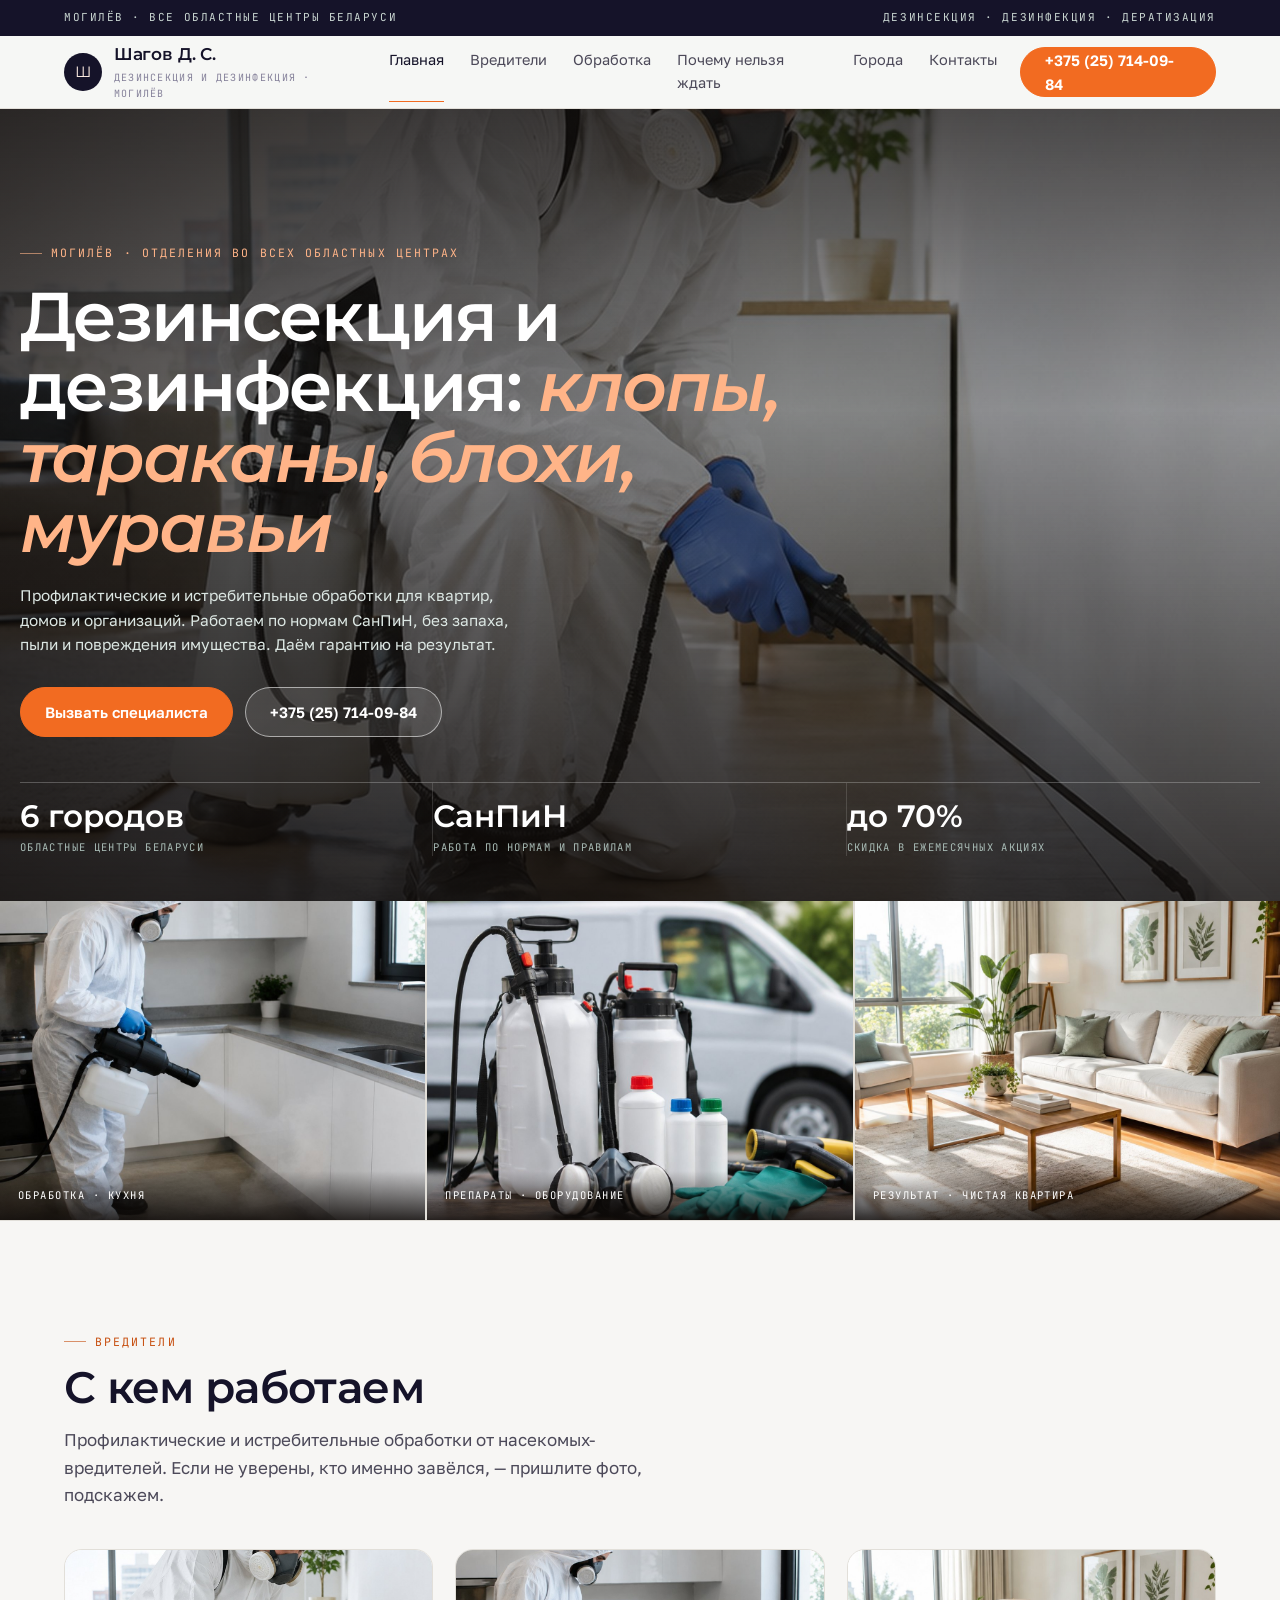
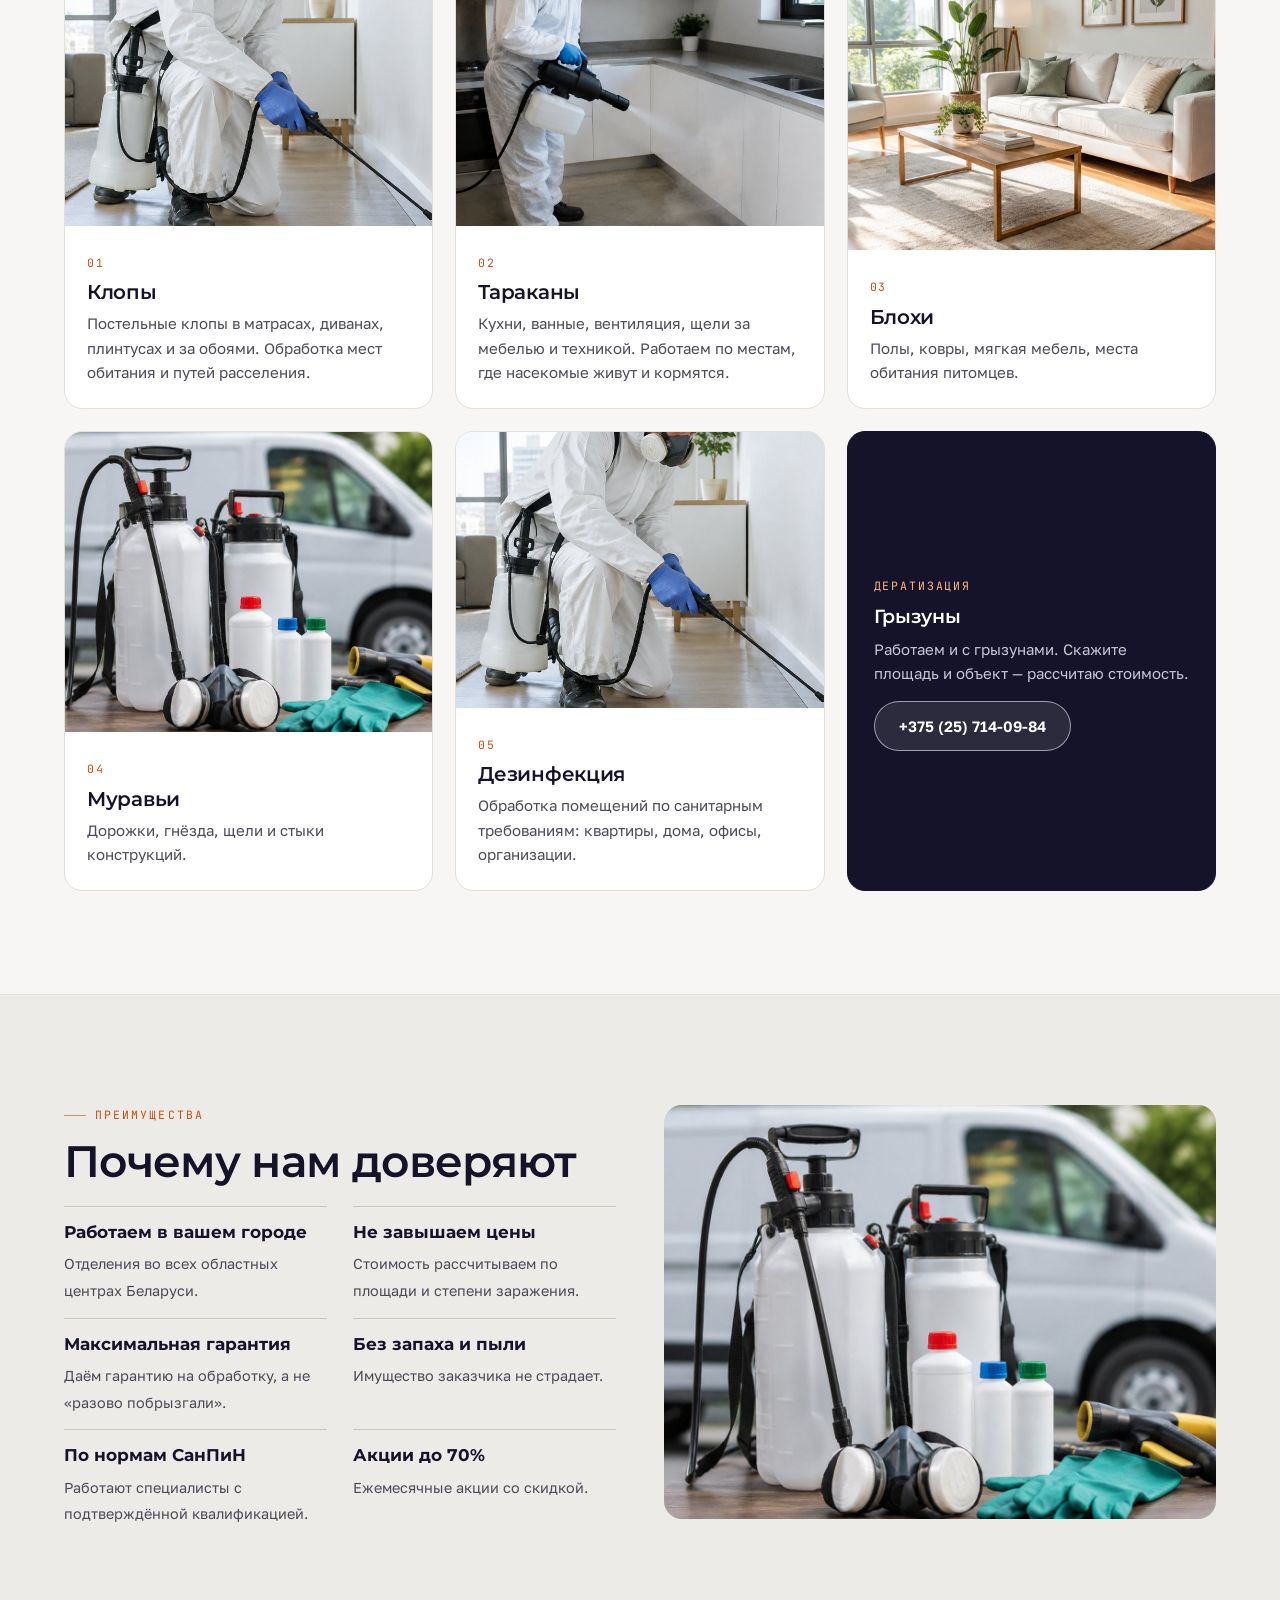
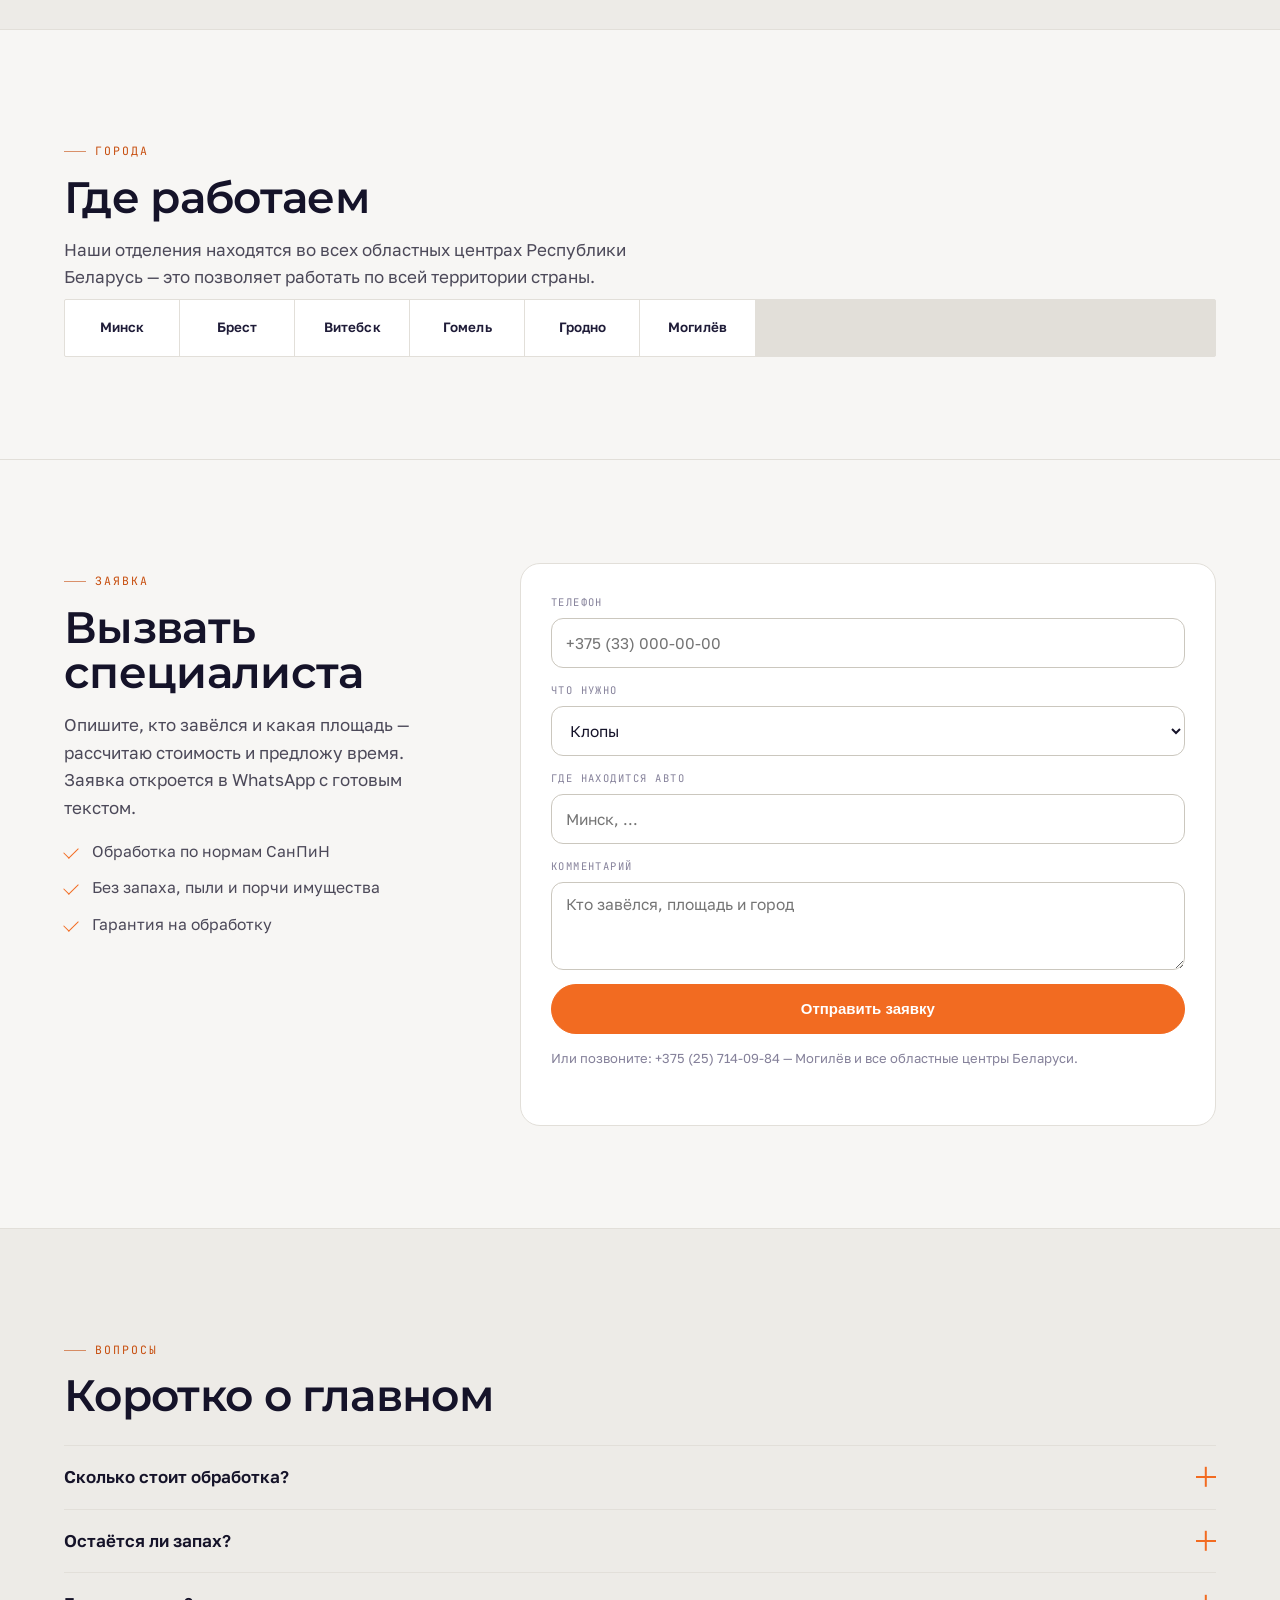
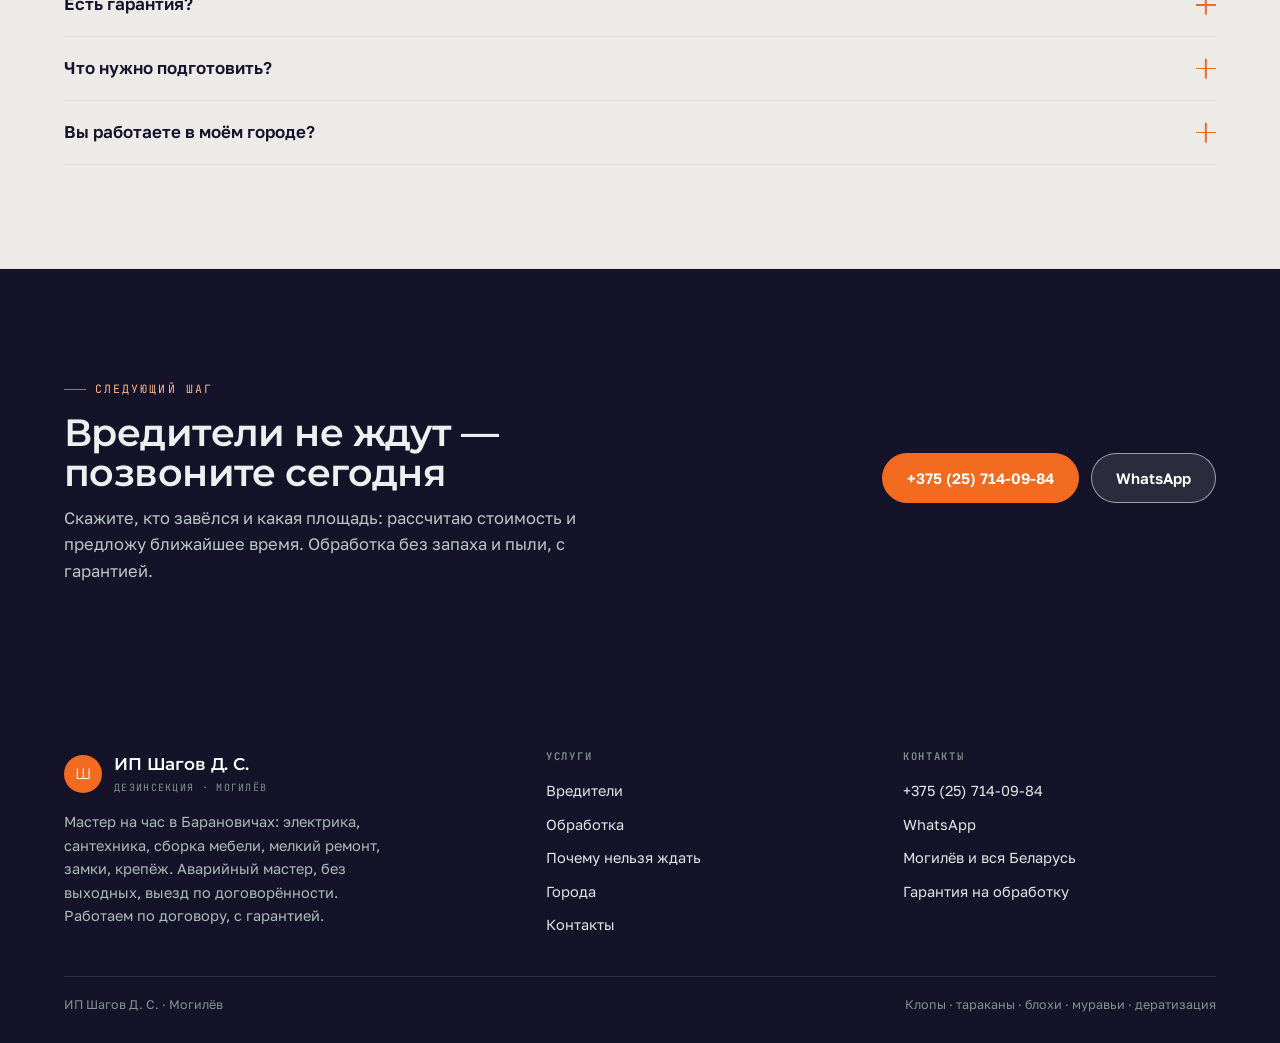
<file: index.html>
<!doctype html>
<html lang="ru">
<head>
<meta charset="utf-8">
<meta name="viewport" content="width=device-width,initial-scale=1">
<title>Дезинсекция и дезинфекция в Могилёве — клопы, тараканы, блохи | ИП Шагов</title>
<meta name="description" content="Дезинсекция и дезинфекция: клопы, тараканы, блохи, муравьи, дератизация. Работа по СанПиН, без запаха и пыли, гарантия, скидки до 70%. Могилёв и вся Беларусь.">
<link rel="icon" href="assets/img/favicon.svg" type="image/svg+xml">
<link rel="preconnect" href="https://fonts.googleapis.com">
<link rel="preconnect" href="https://fonts.gstatic.com" crossorigin>
<link href="https://fonts.googleapis.com/css2?family=Montserrat:wght@400;500;600;700;800&family=Golos+Text:wght@400;500;600;700&family=JetBrains+Mono:wght@400;500&display=swap" rel="stylesheet">
<link rel="stylesheet" href="assets/css/site.css">
</head>
<body>
<div class="topline"><div class="wrap"><span>Могилёв · все областные центры Беларуси</span><span>Дезинсекция · дезинфекция · дератизация</span></div></div>
<header class="hdr"><div class="wrap hdr__in">
  <a class="logo" href="index.html"><i>Ш</i><span><b>Шагов Д. С.</b><span>дезинсекция и дезинфекция · Могилёв</span></span></a>
  <nav class="nav"><a href="index.html" aria-current="page">Главная</a><a href="uslugi.html">Вредители</a><a href="process.html">Обработка</a><a href="pochemu.html">Почему нельзя ждать</a><a href="goroda.html">Города</a><a href="kontakty.html">Контакты</a></nav>
  <a class="btn" href="tel:+375257140984">+375 (25) 714-09-84</a>
  <button class="burger" id="burger" aria-label="Меню"><span></span></button>
</div></header>
<div class="drawer" id="drawer"><button class="drawer__x" aria-label="Закрыть">×</button><a href="index.html">Главная</a><a href="uslugi.html">Вредители</a><a href="process.html">Обработка</a><a href="pochemu.html">Почему нельзя ждать</a><a href="goroda.html">Города</a><a href="kontakty.html">Контакты</a><a href="tel:+375257140984">+375 (25) 714-09-84</a></div>

<section class="hero">
<div class="hero__media"><img src="assets/img/hero.jpg" alt="Специалист по дезинсекции обрабатывает квартиру" width="1800" height="1030" fetchpriority="high"></div>
<div class="wrap hero__in">
  <span class="kicker">Могилёв · отделения во всех областных центрах</span>
  <h1>Дезинсекция и дезинфекция: <em>клопы, тараканы, блохи, муравьи</em></h1>
  <p class="hero__lead">Профилактические и истребительные обработки для квартир, домов и организаций. Работаем по нормам СанПиН, без запаха, пыли и повреждения имущества. Даём гарантию на результат.</p>
  <div class="hero__btns"><a class="btn" href="#zayavka">Вызвать специалиста</a><a class="btn btn--w" href="tel:+375257140984">+375 (25) 714-09-84</a></div>
  <div class="hero__stats">
    <div><b>6 городов</b><span>областные центры Беларуси</span></div>
    <div><b>СанПиН</b><span>работа по нормам и правилам</span></div>
    <div><b>до 70%</b><span>скидка в ежемесячных акциях</span></div>
  </div>
</div>
</section>

<div class="band">
  <figure><img src="assets/img/kitchen.jpg" alt="Обработка кухни туманом" loading="lazy"><figcaption>обработка · кухня</figcaption></figure>
  <figure><img src="assets/img/tools.jpg" alt="Оборудование и препараты" loading="lazy"><figcaption>препараты · оборудование</figcaption></figure>
  <figure><img src="assets/img/clean.jpg" alt="Чистая квартира после обработки" loading="lazy"><figcaption>результат · чистая квартира</figcaption></figure>
</div>

<section class="sec"><div class="wrap">
<div class="shead"><span class="kicker">вредители</span><h2>С кем работаем</h2><p>Профилактические и истребительные обработки от насекомых-вредителей. Если не уверены, кто именно завёлся, — пришлите фото, подскажем.</p></div>
<div class="cards">
  <article class="card"><img src="assets/img/hero.jpg" alt="Клопы" loading="lazy"><div class="card__b"><span class="mono">01</span><h3>Клопы</h3><p>Постельные клопы в матрасах, диванах, плинтусах и за обоями. Обработка мест обитания и путей расселения.</p></div></article>
  <article class="card"><img src="assets/img/kitchen.jpg" alt="Тараканы" loading="lazy"><div class="card__b"><span class="mono">02</span><h3>Тараканы</h3><p>Кухни, ванные, вентиляция, щели за мебелью и техникой. Работаем по местам, где насекомые живут и кормятся.</p></div></article>
  <article class="card"><img src="assets/img/clean.jpg" alt="Блохи" loading="lazy"><div class="card__b"><span class="mono">03</span><h3>Блохи</h3><p>Полы, ковры, мягкая мебель, места обитания питомцев.</p></div></article>
  <article class="card"><img src="assets/img/tools.jpg" alt="Муравьи" loading="lazy"><div class="card__b"><span class="mono">04</span><h3>Муравьи</h3><p>Дорожки, гнёзда, щели и стыки конструкций.</p></div></article>
  <article class="card"><img src="assets/img/hero.jpg" alt="Дезинфекция помещения" loading="lazy"><div class="card__b"><span class="mono">05</span><h3>Дезинфекция</h3><p>Обработка помещений по санитарным требованиям: квартиры, дома, офисы, организации.</p></div></article>
  <article class="card" style="display:grid;place-content:center;padding:26px;background:var(--ink);border-color:var(--ink);color:#fff"><div><span class="mono" style="color:#FFB488">дератизация</span><h3 style="color:#fff;margin:8px 0 10px">Грызуны</h3><p style="color:#C9C6D2;font-size:15px">Работаем и с грызунами. Скажите площадь и объект — рассчитаю стоимость.</p><a class="btn btn--w" style="margin-top:16px" href="tel:+375257140984">+375 (25) 714-09-84</a></div></article>
</div>
</div></section>

<section class="sec sec--alt"><div class="wrap"><div class="two">
<div><div class="shead"><span class="kicker">преимущества</span><h2>Почему нам доверяют</h2></div>
<div class="checks">
<div><b>Работаем в вашем городе</b><span>Отделения во всех областных центрах Беларуси.</span></div>
<div><b>Не завышаем цены</b><span>Стоимость рассчитываем по площади и степени заражения.</span></div>
<div><b>Максимальная гарантия</b><span>Даём гарантию на обработку, а не «разово побрызгали».</span></div>
<div><b>Без запаха и пыли</b><span>Имущество заказчика не страдает.</span></div>
<div><b>По нормам СанПиН</b><span>Работают специалисты с подтверждённой квалификацией.</span></div>
<div><b>Акции до 70%</b><span>Ежемесячные акции со скидкой.</span></div>
</div></div>
<div><img src="assets/img/tools.jpg" alt="Препараты и оборудование" loading="lazy" width="1200" height="900"></div>
</div></div></section>

<section class="sec"><div class="wrap">
<div class="shead"><span class="kicker">города</span><h2>Где работаем</h2><p>Наши отделения находятся во всех областных центрах Республики Беларусь — это позволяет работать по всей территории страны.</p></div>
<div class="marks"><span>Минск</span><span>Брест</span><span>Витебск</span><span>Гомель</span><span>Гродно</span><span>Могилёв</span></div>
</div></section>

<section class="sec" id="zayavka"><div class="wrap"><div class="row2">
<div class="side"><div class="shead"><span class="kicker">Заявка</span><h2>Вызвать специалиста</h2><p>Опишите, кто завёлся и какая площадь — рассчитаю стоимость и предложу время. Заявка откроется в WhatsApp с готовым текстом.</p></div><ul class="list"><li>Обработка по нормам СанПиН</li><li>Без запаха, пыли и порчи имущества</li><li>Гарантия на обработку</li></ul></div>
<form class="form" data-form novalidate>
<div class="fld"><label for="f-phone">Телефон</label><input id="f-phone" type="tel" placeholder="+375 (33) 000-00-00" autocomplete="tel" required></div>
<div class="fld"><label for="f-what">Что нужно</label><select id="f-what"><option>Клопы</option><option>Тараканы</option><option>Блохи</option><option>Муравьи</option><option>Другие насекомые</option><option>Дезинфекция помещения</option><option>Дератизация (грызуны)</option><option>Профилактическая обработка</option><option>Нужна консультация</option></select></div>
<div class="fld"><label for="f-where">Где находится авто</label><input id="f-where" type="text" placeholder="Минск, ..."></div>
<div class="fld"><label for="f-msg">Комментарий</label><textarea id="f-msg" placeholder="Кто завёлся, площадь и город"></textarea></div>
<button class="btn" type="submit">Отправить заявку</button>
<p class="form__note">Или позвоните: <a href="tel:+375257140984">+375 (25) 714-09-84</a> — Могилёв и все областные центры Беларуси.</p>
<div class="formout" role="status"></div>
</form>
</div></div></section>

<section class="sec sec--alt"><div class="wrap">
<div class="shead"><span class="kicker">вопросы</span><h2>Коротко о главном</h2></div>
<div class="faq">
<div class="faq__i"><button class="faq__q" type="button">Сколько стоит обработка?<span class="faq__x"></span></button><div class="faq__a"><p>Стоимость зависит от площади и степени заражения. Скажите, кто завёлся и сколько метров помещение — рассчитаем цену до выезда. Цены держим доступными, а в акциях скидки до 70%.</p></div></div>
<div class="faq__i"><button class="faq__q" type="button">Остаётся ли запах?<span class="faq__x"></span></button><div class="faq__a"><p>Работаем без запаха, пыли и повреждения имущества заказчиков. Все работы ведутся специалистами по нормам СанПиН.</p></div></div>
<div class="faq__i"><button class="faq__q" type="button">Есть гарантия?<span class="faq__x"></span></button><div class="faq__a"><p>Да, даём максимальную гарантию на обработку. Если вредители вернулись, разберёмся по условиям гарантии.</p></div></div>
<div class="faq__i"><button class="faq__q" type="button">Что нужно подготовить?<span class="faq__x"></span></button><div class="faq__a"><p>Специалист расскажет при записи: обычно нужно освободить доступ к плинтусам, убрать продукты и посуду, подготовить доступ к мебели. Порядок подготовки зависит от обработки.</p></div></div>
<div class="faq__i"><button class="faq__q" type="button">Вы работаете в моём городе?<span class="faq__x"></span></button><div class="faq__a"><p>Отделения есть во всех областных центрах Беларуси: Минск, Брест, Витебск, Гомель, Гродно, Могилёв. Позвоните — подскажем, кто выедет к вам.</p></div></div>
</div>
</div></section>

<section class="sec sec--ink"><div class="wrap"><div class="cta">
<div><div class="shead"><span class="kicker">следующий шаг</span><h2>Вредители не ждут — позвоните сегодня</h2></div><p>Скажите, кто завёлся и какая площадь: рассчитаю стоимость и предложу ближайшее время. Обработка без запаха и пыли, с гарантией.</p></div>
<div class="cta__act"><a class="btn" href="tel:+375257140984">+375 (25) 714-09-84</a><a class="btn btn--w" href="https://wa.me/375257140984" target="_blank" rel="noopener">WhatsApp</a></div>
</div></div></section>

<footer class="foot"><div class="wrap"><div class="foot__in">
<div><div class="logo" style="margin:0 0 14px"><i style="background:#F26B21;color:#fff">Ш</i><span><b style="color:#fff">ИП Шагов Д. С.</b><span style="color:#7E948C">дезинсекция · Могилёв</span></span></div>
<p style="color:#A9BCB6;max-width:36ch">Мастер на час в Барановичах: электрика, сантехника, сборка мебели, мелкий ремонт, замки, крепёж. Аварийный мастер, без выходных, выезд по договорённости. Работаем по договору, с гарантией.</p></div>
<div><h4>Услуги</h4><a href="uslugi.html">Вредители</a><a href="process.html">Обработка</a><a href="pochemu.html">Почему нельзя ждать</a><a href="goroda.html">Города</a><a href="kontakty.html">Контакты</a></div>
<div><h4>Контакты</h4><a href="tel:+375257140984">+375 (25) 714-09-84</a><a href="https://wa.me/375257140984" target="_blank" rel="noopener">WhatsApp</a><a href="kontakty.html">Могилёв и вся Беларусь</a><a href="kontakty.html">Гарантия на обработку</a></div>
</div><div class="foot__low"><span>ИП Шагов Д. С. · Могилёв</span><span>Клопы · тараканы · блохи · муравьи · дератизация</span></div></div></footer>
<div class="fbar"><a href="tel:+375257140984">Позвонить</a><a href="https://wa.me/375257140984" target="_blank" rel="noopener">WhatsApp</a></div>
<script src="assets/js/main.js" defer></script>
</body>
</html>
</file>
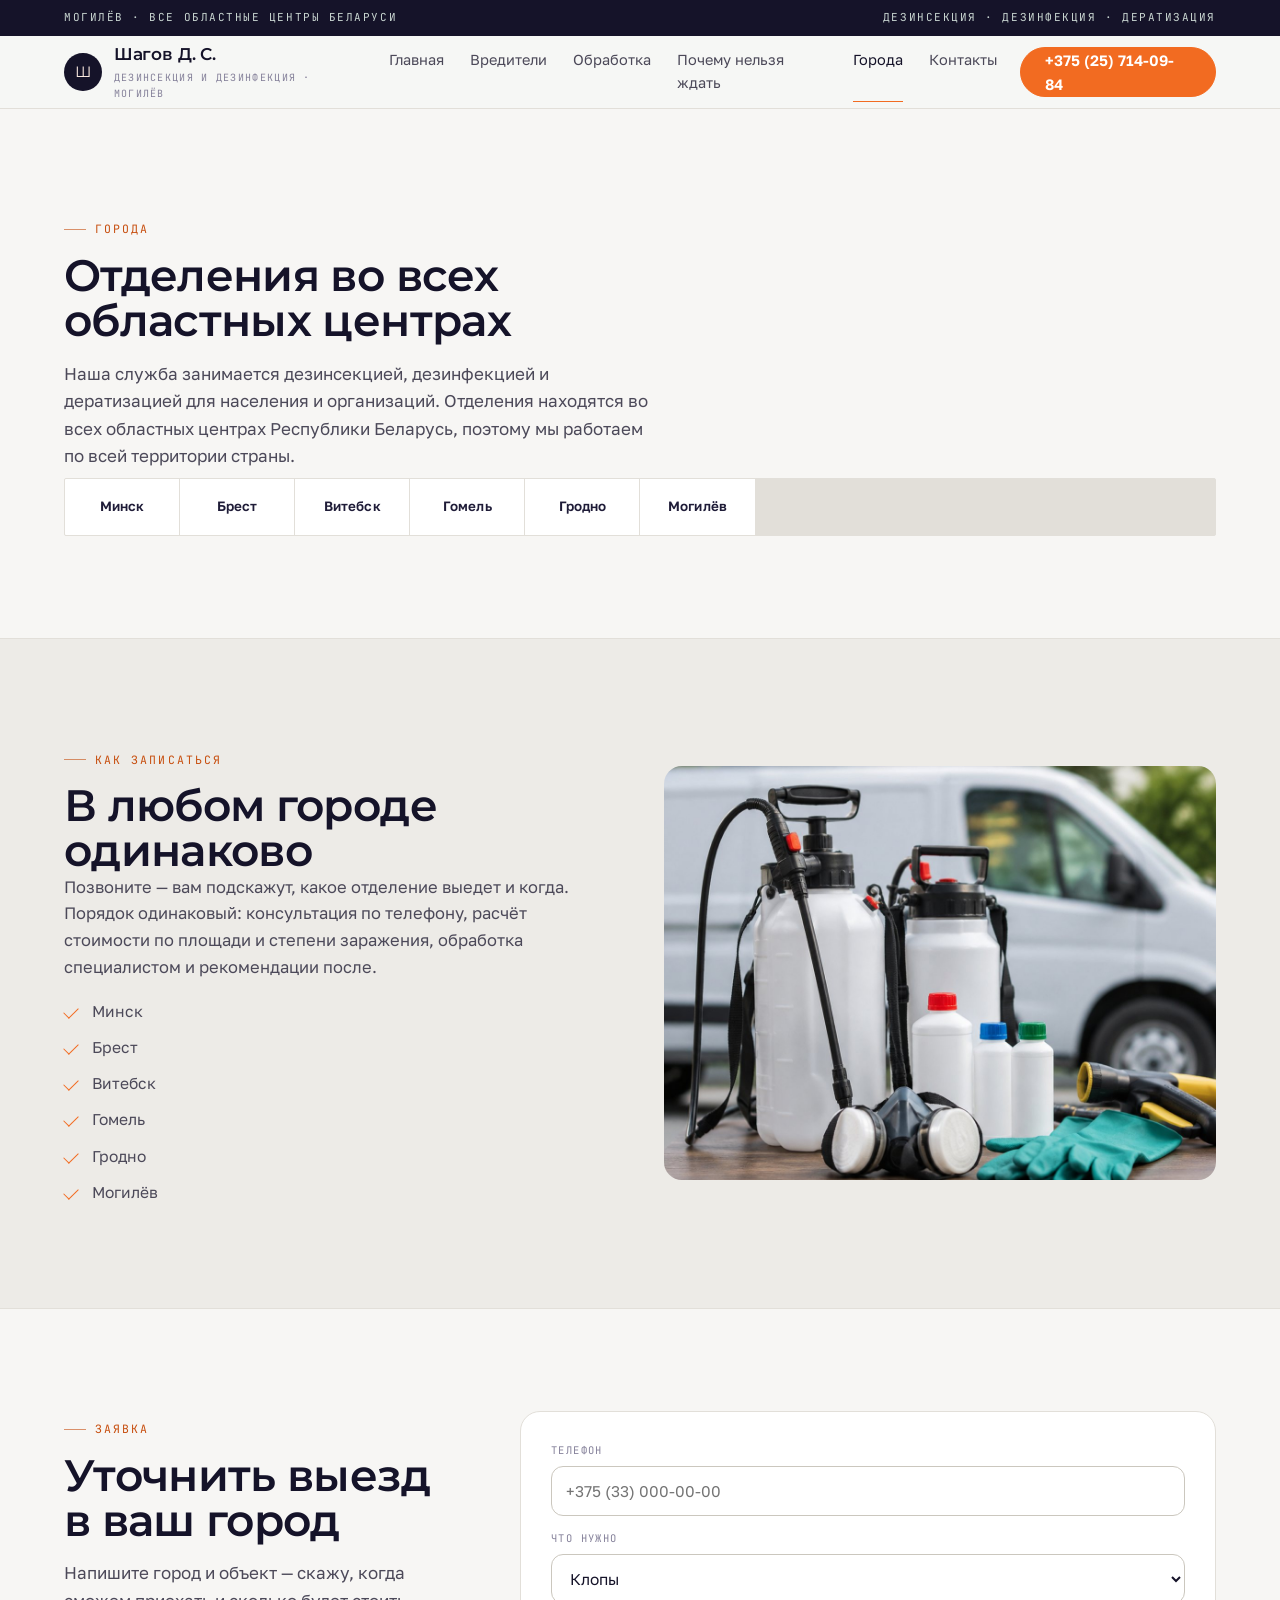
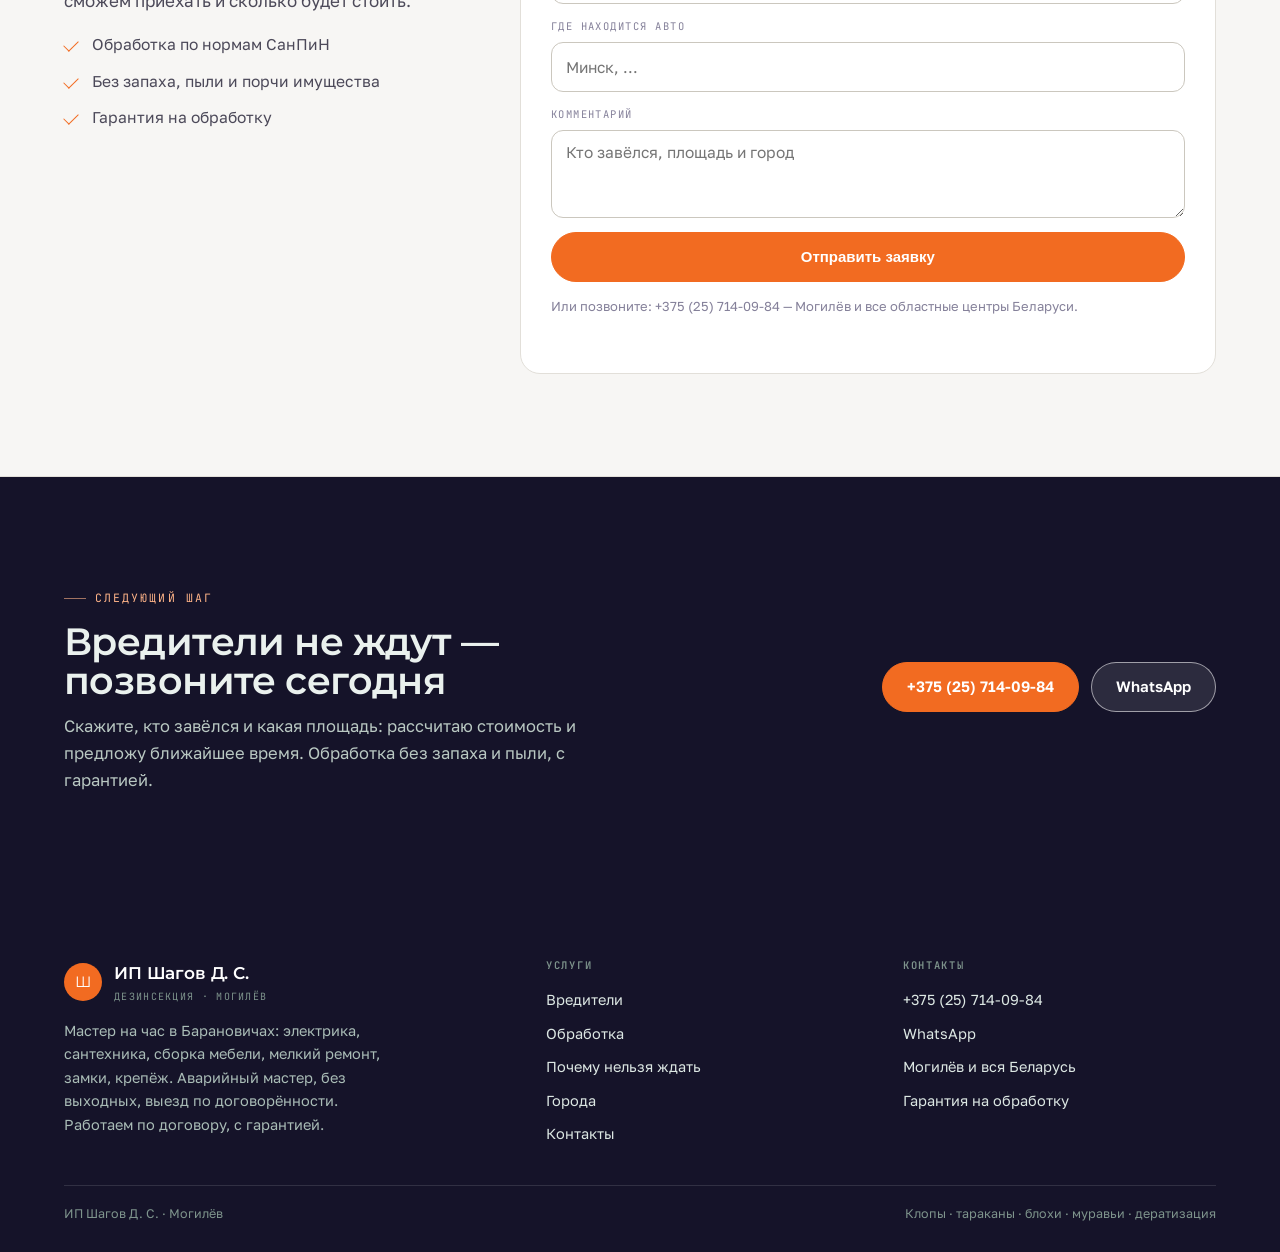
<file: goroda.html>
<!doctype html>
<html lang="ru">
<head>
<meta charset="utf-8">
<meta name="viewport" content="width=device-width,initial-scale=1">
<title>Города — отделения во всех областных центрах | Дезинсекция</title>
<meta name="description" content="Минск, Брест, Витебск, Гомель, Гродно, Могилёв: отделения службы дезинсекции по всей Беларуси.">
<link rel="icon" href="assets/img/favicon.svg" type="image/svg+xml">
<link rel="preconnect" href="https://fonts.googleapis.com">
<link rel="preconnect" href="https://fonts.gstatic.com" crossorigin>
<link href="https://fonts.googleapis.com/css2?family=Montserrat:wght@400;500;600;700;800&family=Golos+Text:wght@400;500;600;700&family=JetBrains+Mono:wght@400;500&display=swap" rel="stylesheet">
<link rel="stylesheet" href="assets/css/site.css">
</head>
<body>
<div class="topline"><div class="wrap"><span>Могилёв · все областные центры Беларуси</span><span>Дезинсекция · дезинфекция · дератизация</span></div></div>
<header class="hdr"><div class="wrap hdr__in">
  <a class="logo" href="index.html"><i>Ш</i><span><b>Шагов Д. С.</b><span>дезинсекция и дезинфекция · Могилёв</span></span></a>
  <nav class="nav"><a href="index.html">Главная</a><a href="uslugi.html">Вредители</a><a href="process.html">Обработка</a><a href="pochemu.html">Почему нельзя ждать</a><a href="goroda.html" aria-current="page">Города</a><a href="kontakty.html">Контакты</a></nav>
  <a class="btn" href="tel:+375257140984">+375 (25) 714-09-84</a>
  <button class="burger" id="burger" aria-label="Меню"><span></span></button>
</div></header>
<div class="drawer" id="drawer"><button class="drawer__x" aria-label="Закрыть">×</button><a href="index.html">Главная</a><a href="uslugi.html">Вредители</a><a href="process.html">Обработка</a><a href="pochemu.html">Почему нельзя ждать</a><a href="goroda.html">Города</a><a href="kontakty.html">Контакты</a><a href="tel:+375257140984">+375 (25) 714-09-84</a></div>

<section class="sec"><div class="wrap">
<div class="shead"><span class="kicker">города</span><h1>Отделения во всех областных центрах</h1><p>Наша служба занимается дезинсекцией, дезинфекцией и дератизацией для населения и организаций. Отделения находятся во всех областных центрах Республики Беларусь, поэтому мы работаем по всей территории страны.</p></div>
<div class="marks"><span>Минск</span><span>Брест</span><span>Витебск</span><span>Гомель</span><span>Гродно</span><span>Могилёв</span></div>
</div></section>

<section class="sec sec--alt"><div class="wrap"><div class="two">
<div><div class="shead"><span class="kicker">как записаться</span><h2>В любом городе одинаково</h2></div>
<p style="color:var(--body)">Позвоните — вам подскажут, какое отделение выедет и когда. Порядок одинаковый: консультация по телефону, расчёт стоимости по площади и степени заражения, обработка специалистом и рекомендации после.</p>
<ul class="list"><li>Минск</li><li>Брест</li><li>Витебск</li><li>Гомель</li><li>Гродно</li><li>Могилёв</li></ul></div>
<div><img src="assets/img/tools.jpg" alt="Служба дезинсекции" loading="lazy"></div>
</div></div></section>

<section class="sec" id="zayavka"><div class="wrap"><div class="row2">
<div class="side"><div class="shead"><span class="kicker">Заявка</span><h2>Уточнить выезд в ваш город</h2><p>Напишите город и объект — скажу, когда сможем приехать и сколько будет стоить.</p></div><ul class="list"><li>Обработка по нормам СанПиН</li><li>Без запаха, пыли и порчи имущества</li><li>Гарантия на обработку</li></ul></div>
<form class="form" data-form novalidate>
<div class="fld"><label for="f-phone">Телефон</label><input id="f-phone" type="tel" placeholder="+375 (33) 000-00-00" autocomplete="tel" required></div>
<div class="fld"><label for="f-what">Что нужно</label><select id="f-what"><option>Клопы</option><option>Тараканы</option><option>Блохи</option><option>Муравьи</option><option>Другие насекомые</option><option>Дезинфекция помещения</option><option>Дератизация (грызуны)</option><option>Профилактическая обработка</option><option>Нужна консультация</option></select></div>
<div class="fld"><label for="f-where">Где находится авто</label><input id="f-where" type="text" placeholder="Минск, ..."></div>
<div class="fld"><label for="f-msg">Комментарий</label><textarea id="f-msg" placeholder="Кто завёлся, площадь и город"></textarea></div>
<button class="btn" type="submit">Отправить заявку</button>
<p class="form__note">Или позвоните: <a href="tel:+375257140984">+375 (25) 714-09-84</a> — Могилёв и все областные центры Беларуси.</p>
<div class="formout" role="status"></div>
</form>
</div></div></section>

<section class="sec sec--ink"><div class="wrap"><div class="cta">
<div><div class="shead"><span class="kicker">следующий шаг</span><h2>Вредители не ждут — позвоните сегодня</h2></div><p>Скажите, кто завёлся и какая площадь: рассчитаю стоимость и предложу ближайшее время. Обработка без запаха и пыли, с гарантией.</p></div>
<div class="cta__act"><a class="btn" href="tel:+375257140984">+375 (25) 714-09-84</a><a class="btn btn--w" href="https://wa.me/375257140984" target="_blank" rel="noopener">WhatsApp</a></div>
</div></div></section>

<footer class="foot"><div class="wrap"><div class="foot__in">
<div><div class="logo" style="margin:0 0 14px"><i style="background:#F26B21;color:#fff">Ш</i><span><b style="color:#fff">ИП Шагов Д. С.</b><span style="color:#7E948C">дезинсекция · Могилёв</span></span></div>
<p style="color:#A9BCB6;max-width:36ch">Мастер на час в Барановичах: электрика, сантехника, сборка мебели, мелкий ремонт, замки, крепёж. Аварийный мастер, без выходных, выезд по договорённости. Работаем по договору, с гарантией.</p></div>
<div><h4>Услуги</h4><a href="uslugi.html">Вредители</a><a href="process.html">Обработка</a><a href="pochemu.html">Почему нельзя ждать</a><a href="goroda.html">Города</a><a href="kontakty.html">Контакты</a></div>
<div><h4>Контакты</h4><a href="tel:+375257140984">+375 (25) 714-09-84</a><a href="https://wa.me/375257140984" target="_blank" rel="noopener">WhatsApp</a><a href="kontakty.html">Могилёв и вся Беларусь</a><a href="kontakty.html">Гарантия на обработку</a></div>
</div><div class="foot__low"><span>ИП Шагов Д. С. · Могилёв</span><span>Клопы · тараканы · блохи · муравьи · дератизация</span></div></div></footer>
<div class="fbar"><a href="tel:+375257140984">Позвонить</a><a href="https://wa.me/375257140984" target="_blank" rel="noopener">WhatsApp</a></div>
<script src="assets/js/main.js" defer></script>
</body>
</html>
</file>
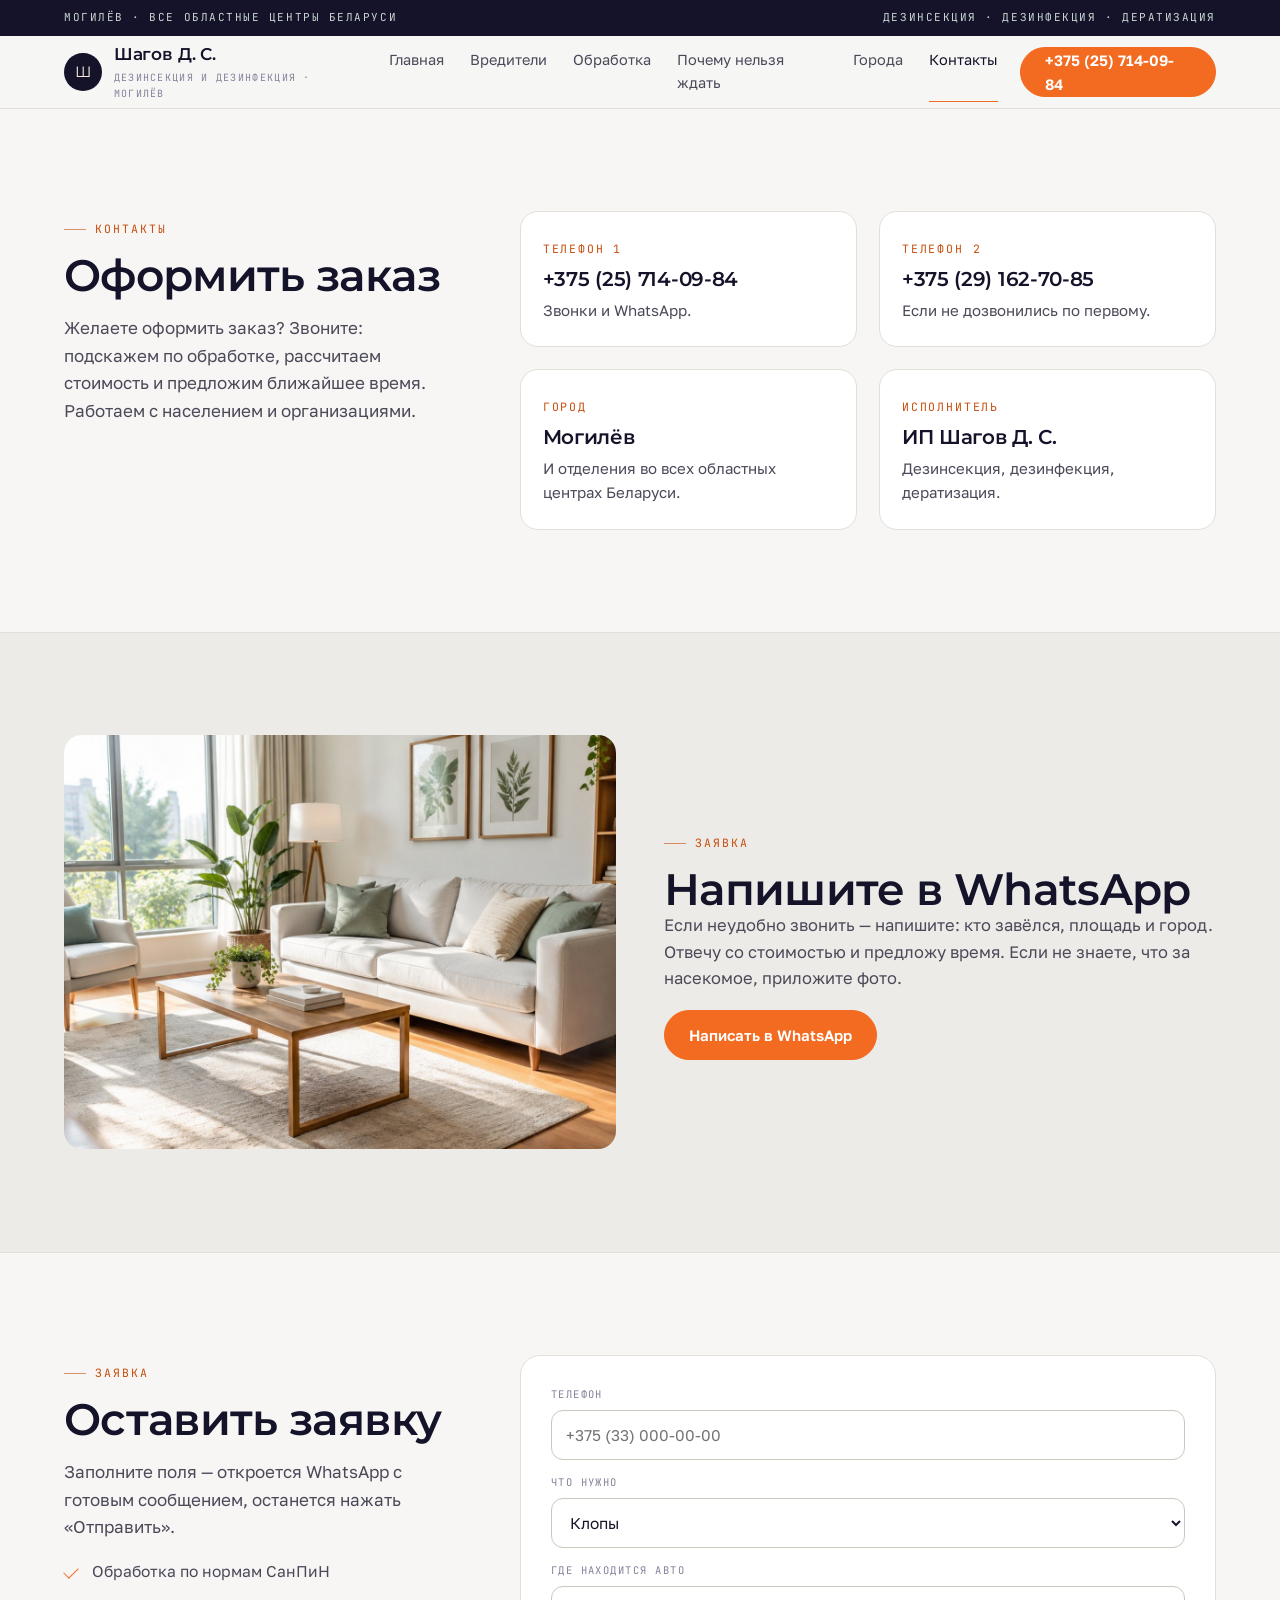
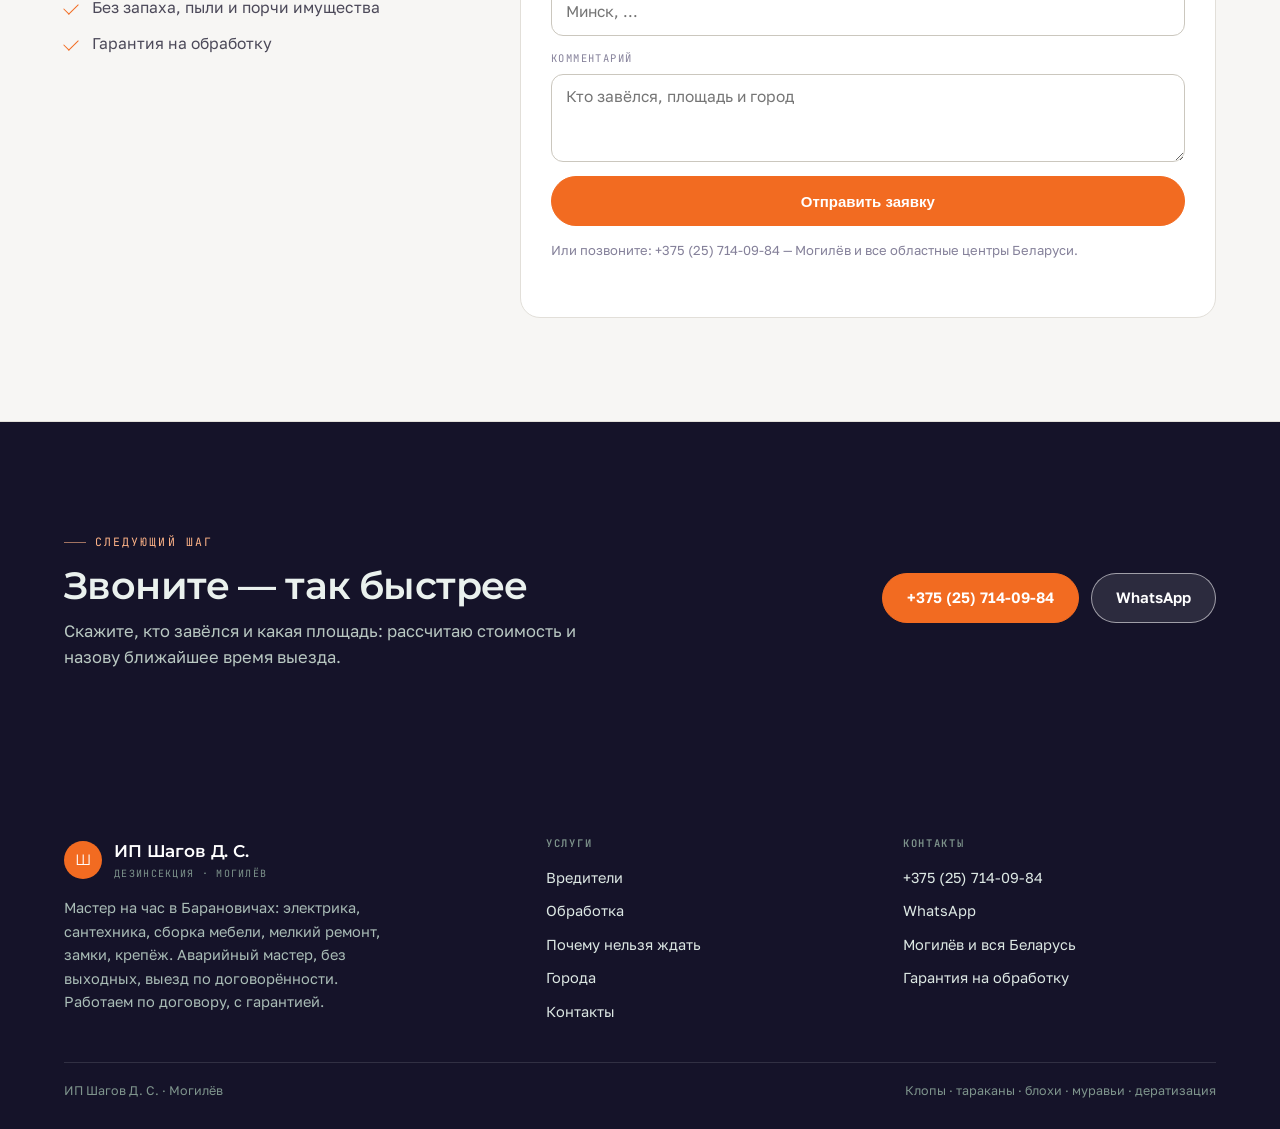
<file: kontakty.html>
<!doctype html>
<html lang="ru">
<head>
<meta charset="utf-8">
<meta name="viewport" content="width=device-width,initial-scale=1">
<title>Контакты — дезинсекция и дезинфекция, Могилёв | ИП Шагов</title>
<meta name="description" content="Телефоны +375 (25) 714-09-84 и +375 (29) 162-70-85. Дезинсекция, дезинфекция, дератизация по всей Беларуси.">
<link rel="icon" href="assets/img/favicon.svg" type="image/svg+xml">
<link rel="preconnect" href="https://fonts.googleapis.com">
<link rel="preconnect" href="https://fonts.gstatic.com" crossorigin>
<link href="https://fonts.googleapis.com/css2?family=Montserrat:wght@400;500;600;700;800&family=Golos+Text:wght@400;500;600;700&family=JetBrains+Mono:wght@400;500&display=swap" rel="stylesheet">
<link rel="stylesheet" href="assets/css/site.css">
</head>
<body>
<div class="topline"><div class="wrap"><span>Могилёв · все областные центры Беларуси</span><span>Дезинсекция · дезинфекция · дератизация</span></div></div>
<header class="hdr"><div class="wrap hdr__in">
  <a class="logo" href="index.html"><i>Ш</i><span><b>Шагов Д. С.</b><span>дезинсекция и дезинфекция · Могилёв</span></span></a>
  <nav class="nav"><a href="index.html">Главная</a><a href="uslugi.html">Вредители</a><a href="process.html">Обработка</a><a href="pochemu.html">Почему нельзя ждать</a><a href="goroda.html">Города</a><a href="kontakty.html" aria-current="page">Контакты</a></nav>
  <a class="btn" href="tel:+375257140984">+375 (25) 714-09-84</a>
  <button class="burger" id="burger" aria-label="Меню"><span></span></button>
</div></header>
<div class="drawer" id="drawer"><button class="drawer__x" aria-label="Закрыть">×</button><a href="index.html">Главная</a><a href="uslugi.html">Вредители</a><a href="process.html">Обработка</a><a href="pochemu.html">Почему нельзя ждать</a><a href="goroda.html">Города</a><a href="kontakty.html">Контакты</a><a href="tel:+375257140984">+375 (25) 714-09-84</a></div>

<section class="sec"><div class="wrap"><div class="row2">
<div class="side"><div class="shead"><span class="kicker">контакты</span><h1>Оформить заказ</h1><p>Желаете оформить заказ? Звоните: подскажем по обработке, рассчитаем стоимость и предложим ближайшее время. Работаем с населением и организациями.</p></div></div>
<div><div class="cards" style="grid-template-columns:1fr 1fr;margin-top:0">
<div class="card"><div class="card__b"><span class="mono">телефон 1</span><h3><a href="tel:+375257140984">+375 (25) 714-09-84</a></h3><p>Звонки и WhatsApp.</p></div></div>
<div class="card"><div class="card__b"><span class="mono">телефон 2</span><h3><a href="tel:+375291627085">+375 (29) 162-70-85</a></h3><p>Если не дозвонились по первому.</p></div></div>
<div class="card"><div class="card__b"><span class="mono">город</span><h3>Могилёв</h3><p>И отделения во всех областных центрах Беларуси.</p></div></div>
<div class="card"><div class="card__b"><span class="mono">исполнитель</span><h3>ИП Шагов Д. С.</h3><p>Дезинсекция, дезинфекция, дератизация.</p></div></div>
</div></div>
</div></div></section>

<section class="sec sec--alt"><div class="wrap"><div class="two">
<div><img src="assets/img/clean.jpg" alt="Результат обработки" loading="lazy"></div>
<div><div class="shead"><span class="kicker">заявка</span><h2>Напишите в WhatsApp</h2></div>
<p style="color:var(--body)">Если неудобно звонить — напишите: кто завёлся, площадь и город. Отвечу со стоимостью и предложу время. Если не знаете, что за насекомое, приложите фото.</p>
<a class="btn" href="https://wa.me/375257140984" target="_blank" rel="noopener" style="margin-top:18px">Написать в WhatsApp</a></div>
</div></div></section>

<section class="sec" id="zayavka"><div class="wrap"><div class="row2">
<div class="side"><div class="shead"><span class="kicker">Заявка</span><h2>Оставить заявку</h2><p>Заполните поля — откроется WhatsApp с готовым сообщением, останется нажать «Отправить».</p></div><ul class="list"><li>Обработка по нормам СанПиН</li><li>Без запаха, пыли и порчи имущества</li><li>Гарантия на обработку</li></ul></div>
<form class="form" data-form novalidate>
<div class="fld"><label for="f-phone">Телефон</label><input id="f-phone" type="tel" placeholder="+375 (33) 000-00-00" autocomplete="tel" required></div>
<div class="fld"><label for="f-what">Что нужно</label><select id="f-what"><option>Клопы</option><option>Тараканы</option><option>Блохи</option><option>Муравьи</option><option>Другие насекомые</option><option>Дезинфекция помещения</option><option>Дератизация (грызуны)</option><option>Профилактическая обработка</option><option>Нужна консультация</option></select></div>
<div class="fld"><label for="f-where">Где находится авто</label><input id="f-where" type="text" placeholder="Минск, ..."></div>
<div class="fld"><label for="f-msg">Комментарий</label><textarea id="f-msg" placeholder="Кто завёлся, площадь и город"></textarea></div>
<button class="btn" type="submit">Отправить заявку</button>
<p class="form__note">Или позвоните: <a href="tel:+375257140984">+375 (25) 714-09-84</a> — Могилёв и все областные центры Беларуси.</p>
<div class="formout" role="status"></div>
</form>
</div></div></section>

<section class="sec sec--ink"><div class="wrap"><div class="cta">
<div><div class="shead"><span class="kicker">следующий шаг</span><h2>Звоните — так быстрее</h2></div><p>Скажите, кто завёлся и какая площадь: рассчитаю стоимость и назову ближайшее время выезда.</p></div>
<div class="cta__act"><a class="btn" href="tel:+375257140984">+375 (25) 714-09-84</a><a class="btn btn--w" href="https://wa.me/375257140984" target="_blank" rel="noopener">WhatsApp</a></div>
</div></div></section>

<footer class="foot"><div class="wrap"><div class="foot__in">
<div><div class="logo" style="margin:0 0 14px"><i style="background:#F26B21;color:#fff">Ш</i><span><b style="color:#fff">ИП Шагов Д. С.</b><span style="color:#7E948C">дезинсекция · Могилёв</span></span></div>
<p style="color:#A9BCB6;max-width:36ch">Мастер на час в Барановичах: электрика, сантехника, сборка мебели, мелкий ремонт, замки, крепёж. Аварийный мастер, без выходных, выезд по договорённости. Работаем по договору, с гарантией.</p></div>
<div><h4>Услуги</h4><a href="uslugi.html">Вредители</a><a href="process.html">Обработка</a><a href="pochemu.html">Почему нельзя ждать</a><a href="goroda.html">Города</a><a href="kontakty.html">Контакты</a></div>
<div><h4>Контакты</h4><a href="tel:+375257140984">+375 (25) 714-09-84</a><a href="https://wa.me/375257140984" target="_blank" rel="noopener">WhatsApp</a><a href="kontakty.html">Могилёв и вся Беларусь</a><a href="kontakty.html">Гарантия на обработку</a></div>
</div><div class="foot__low"><span>ИП Шагов Д. С. · Могилёв</span><span>Клопы · тараканы · блохи · муравьи · дератизация</span></div></div></footer>
<div class="fbar"><a href="tel:+375257140984">Позвонить</a><a href="https://wa.me/375257140984" target="_blank" rel="noopener">WhatsApp</a></div>
<script src="assets/js/main.js" defer></script>
</body>
</html>
</file>
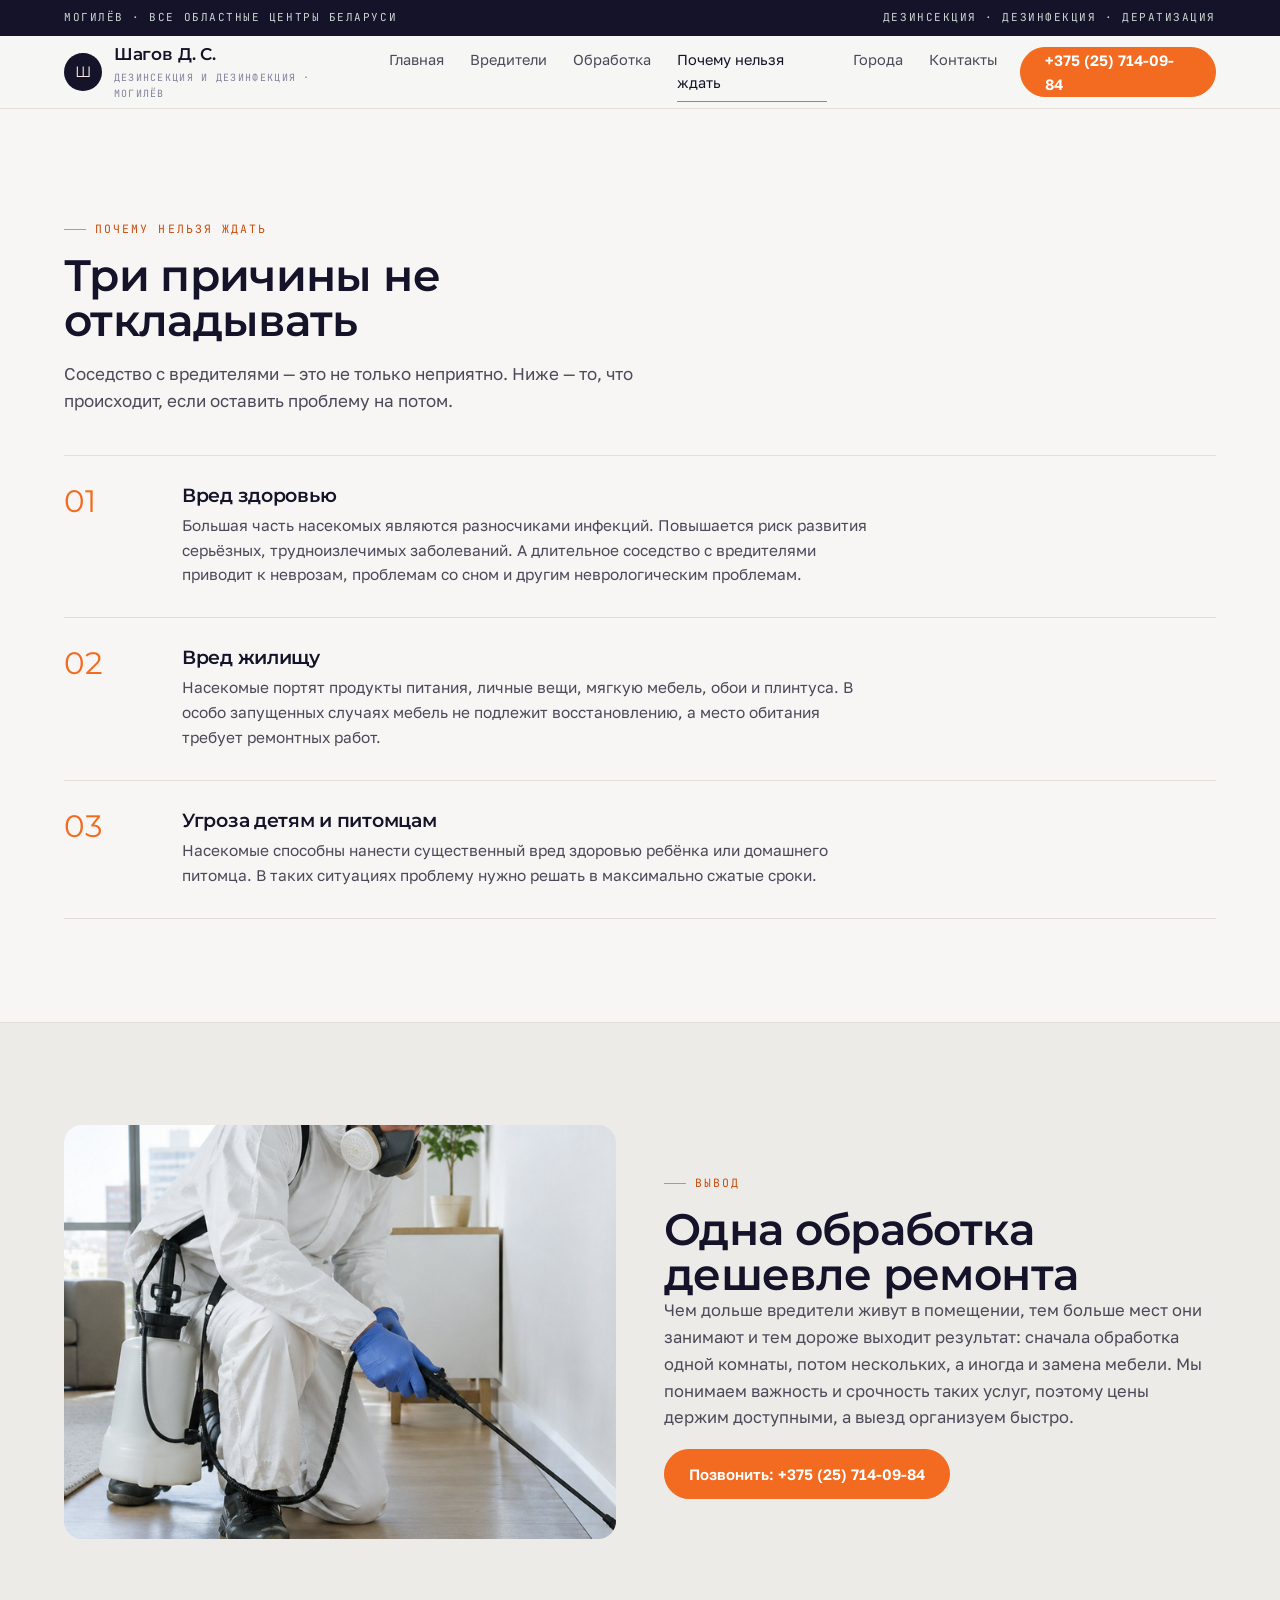
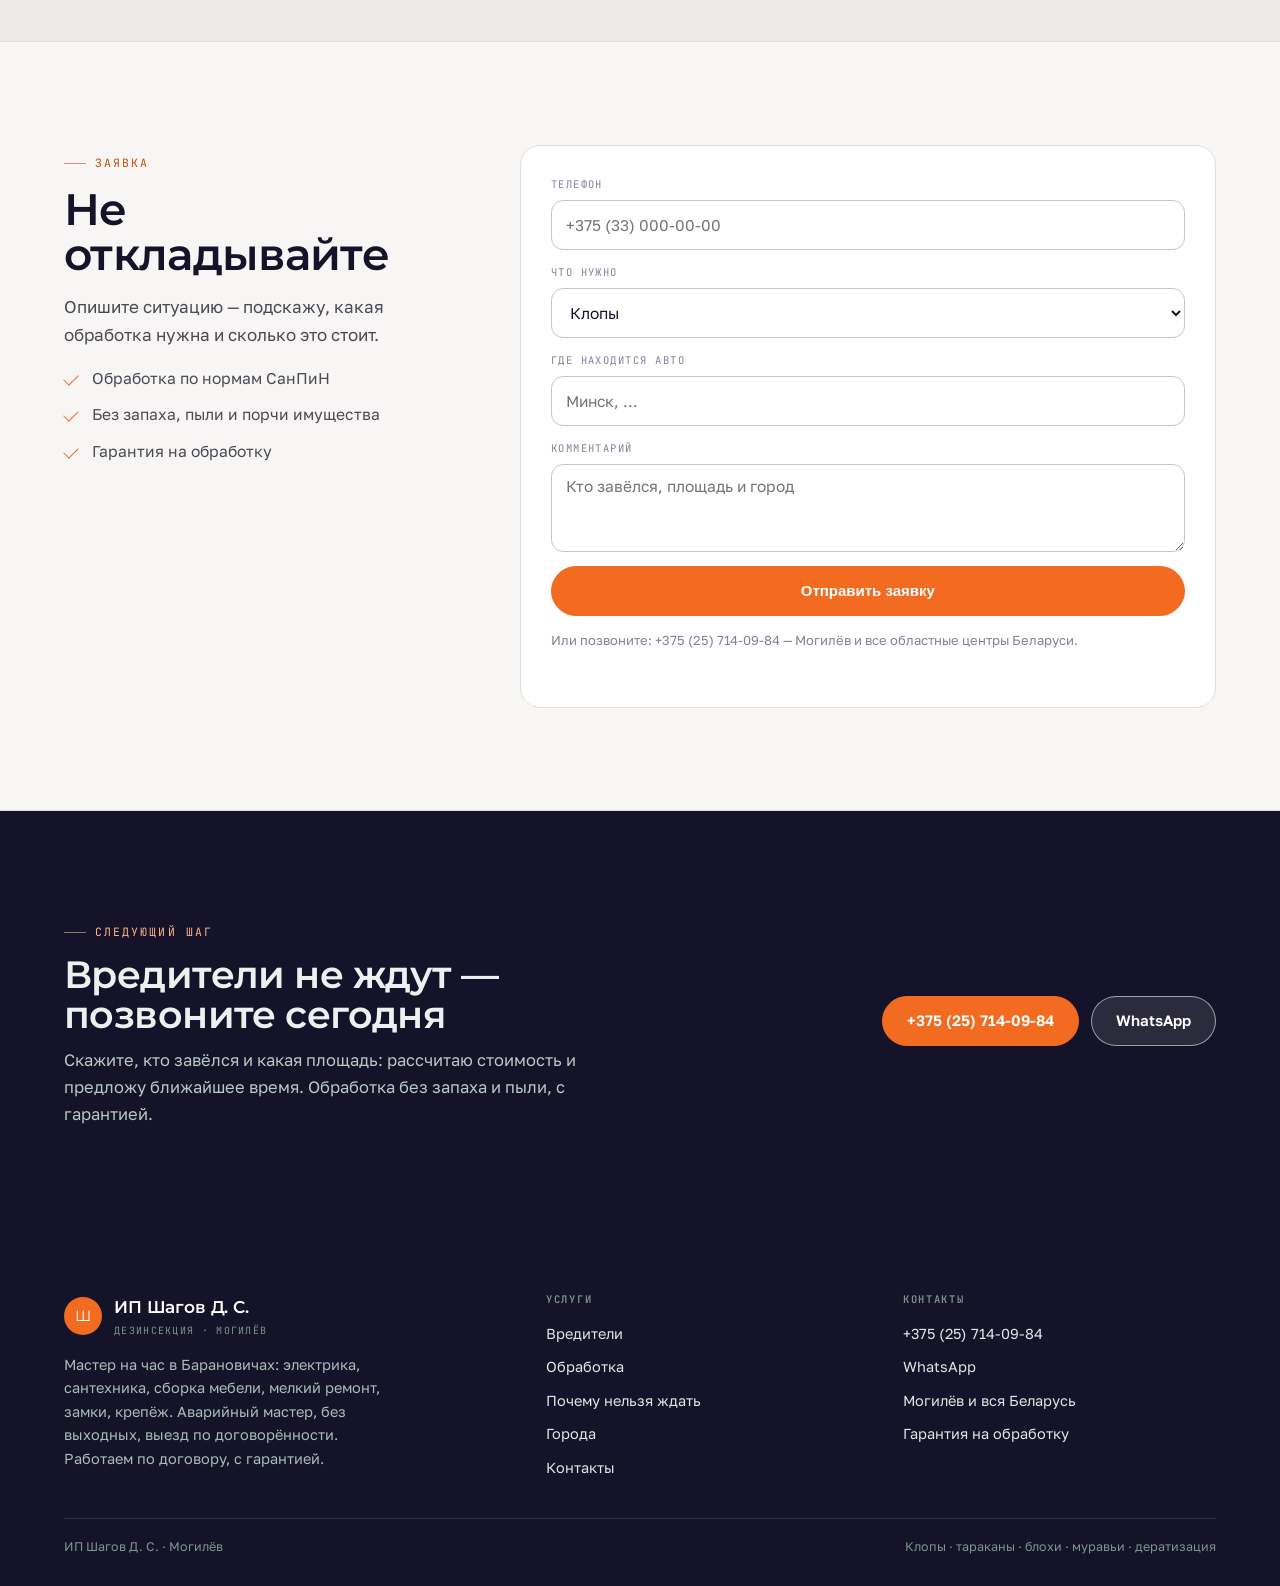
<file: pochemu.html>
<!doctype html>
<html lang="ru">
<head>
<meta charset="utf-8">
<meta name="viewport" content="width=device-width,initial-scale=1">
<title>Почему нельзя откладывать борьбу с вредителями</title>
<meta name="description" content="Вред здоровью, порча имущества, угроза детям и питомцам: почему обработку от насекомых нельзя откладывать.">
<link rel="icon" href="assets/img/favicon.svg" type="image/svg+xml">
<link rel="preconnect" href="https://fonts.googleapis.com">
<link rel="preconnect" href="https://fonts.gstatic.com" crossorigin>
<link href="https://fonts.googleapis.com/css2?family=Montserrat:wght@400;500;600;700;800&family=Golos+Text:wght@400;500;600;700&family=JetBrains+Mono:wght@400;500&display=swap" rel="stylesheet">
<link rel="stylesheet" href="assets/css/site.css">
</head>
<body>
<div class="topline"><div class="wrap"><span>Могилёв · все областные центры Беларуси</span><span>Дезинсекция · дезинфекция · дератизация</span></div></div>
<header class="hdr"><div class="wrap hdr__in">
  <a class="logo" href="index.html"><i>Ш</i><span><b>Шагов Д. С.</b><span>дезинсекция и дезинфекция · Могилёв</span></span></a>
  <nav class="nav"><a href="index.html">Главная</a><a href="uslugi.html">Вредители</a><a href="process.html">Обработка</a><a href="pochemu.html" aria-current="page">Почему нельзя ждать</a><a href="goroda.html">Города</a><a href="kontakty.html">Контакты</a></nav>
  <a class="btn" href="tel:+375257140984">+375 (25) 714-09-84</a>
  <button class="burger" id="burger" aria-label="Меню"><span></span></button>
</div></header>
<div class="drawer" id="drawer"><button class="drawer__x" aria-label="Закрыть">×</button><a href="index.html">Главная</a><a href="uslugi.html">Вредители</a><a href="process.html">Обработка</a><a href="pochemu.html">Почему нельзя ждать</a><a href="goroda.html">Города</a><a href="kontakty.html">Контакты</a><a href="tel:+375257140984">+375 (25) 714-09-84</a></div>

<section class="sec"><div class="wrap">
<div class="shead"><span class="kicker">почему нельзя ждать</span><h1>Три причины не откладывать</h1><p>Соседство с вредителями — это не только неприятно. Ниже — то, что происходит, если оставить проблему на потом.</p></div>
<div class="steps">
<div class="step"><span class="step__n">01</span><div><h3>Вред здоровью</h3><p>Большая часть насекомых являются разносчиками инфекций. Повышается риск развития серьёзных, трудноизлечимых заболеваний. А длительное соседство с вредителями приводит к неврозам, проблемам со сном и другим неврологическим проблемам.</p></div></div>
<div class="step"><span class="step__n">02</span><div><h3>Вред жилищу</h3><p>Насекомые портят продукты питания, личные вещи, мягкую мебель, обои и плинтуса. В особо запущенных случаях мебель не подлежит восстановлению, а место обитания требует ремонтных работ.</p></div></div>
<div class="step"><span class="step__n">03</span><div><h3>Угроза детям и питомцам</h3><p>Насекомые способны нанести существенный вред здоровью ребёнка или домашнего питомца. В таких ситуациях проблему нужно решать в максимально сжатые сроки.</p></div></div>
</div>
</div></section>

<section class="sec sec--alt"><div class="wrap"><div class="two">
<div><img src="assets/img/hero.jpg" alt="Обработка от вредителей" loading="lazy"></div>
<div><div class="shead"><span class="kicker">вывод</span><h2>Одна обработка дешевле ремонта</h2></div>
<p style="color:var(--body)">Чем дольше вредители живут в помещении, тем больше мест они занимают и тем дороже выходит результат: сначала обработка одной комнаты, потом нескольких, а иногда и замена мебели. Мы понимаем важность и срочность таких услуг, поэтому цены держим доступными, а выезд организуем быстро.</p>
<a class="btn" href="tel:+375257140984" style="margin-top:18px">Позвонить: +375 (25) 714-09-84</a></div>
</div></div></section>

<section class="sec" id="zayavka"><div class="wrap"><div class="row2">
<div class="side"><div class="shead"><span class="kicker">Заявка</span><h2>Не откладывайте</h2><p>Опишите ситуацию — подскажу, какая обработка нужна и сколько это стоит.</p></div><ul class="list"><li>Обработка по нормам СанПиН</li><li>Без запаха, пыли и порчи имущества</li><li>Гарантия на обработку</li></ul></div>
<form class="form" data-form novalidate>
<div class="fld"><label for="f-phone">Телефон</label><input id="f-phone" type="tel" placeholder="+375 (33) 000-00-00" autocomplete="tel" required></div>
<div class="fld"><label for="f-what">Что нужно</label><select id="f-what"><option>Клопы</option><option>Тараканы</option><option>Блохи</option><option>Муравьи</option><option>Другие насекомые</option><option>Дезинфекция помещения</option><option>Дератизация (грызуны)</option><option>Профилактическая обработка</option><option>Нужна консультация</option></select></div>
<div class="fld"><label for="f-where">Где находится авто</label><input id="f-where" type="text" placeholder="Минск, ..."></div>
<div class="fld"><label for="f-msg">Комментарий</label><textarea id="f-msg" placeholder="Кто завёлся, площадь и город"></textarea></div>
<button class="btn" type="submit">Отправить заявку</button>
<p class="form__note">Или позвоните: <a href="tel:+375257140984">+375 (25) 714-09-84</a> — Могилёв и все областные центры Беларуси.</p>
<div class="formout" role="status"></div>
</form>
</div></div></section>

<section class="sec sec--ink"><div class="wrap"><div class="cta">
<div><div class="shead"><span class="kicker">следующий шаг</span><h2>Вредители не ждут — позвоните сегодня</h2></div><p>Скажите, кто завёлся и какая площадь: рассчитаю стоимость и предложу ближайшее время. Обработка без запаха и пыли, с гарантией.</p></div>
<div class="cta__act"><a class="btn" href="tel:+375257140984">+375 (25) 714-09-84</a><a class="btn btn--w" href="https://wa.me/375257140984" target="_blank" rel="noopener">WhatsApp</a></div>
</div></div></section>

<footer class="foot"><div class="wrap"><div class="foot__in">
<div><div class="logo" style="margin:0 0 14px"><i style="background:#F26B21;color:#fff">Ш</i><span><b style="color:#fff">ИП Шагов Д. С.</b><span style="color:#7E948C">дезинсекция · Могилёв</span></span></div>
<p style="color:#A9BCB6;max-width:36ch">Мастер на час в Барановичах: электрика, сантехника, сборка мебели, мелкий ремонт, замки, крепёж. Аварийный мастер, без выходных, выезд по договорённости. Работаем по договору, с гарантией.</p></div>
<div><h4>Услуги</h4><a href="uslugi.html">Вредители</a><a href="process.html">Обработка</a><a href="pochemu.html">Почему нельзя ждать</a><a href="goroda.html">Города</a><a href="kontakty.html">Контакты</a></div>
<div><h4>Контакты</h4><a href="tel:+375257140984">+375 (25) 714-09-84</a><a href="https://wa.me/375257140984" target="_blank" rel="noopener">WhatsApp</a><a href="kontakty.html">Могилёв и вся Беларусь</a><a href="kontakty.html">Гарантия на обработку</a></div>
</div><div class="foot__low"><span>ИП Шагов Д. С. · Могилёв</span><span>Клопы · тараканы · блохи · муравьи · дератизация</span></div></div></footer>
<div class="fbar"><a href="tel:+375257140984">Позвонить</a><a href="https://wa.me/375257140984" target="_blank" rel="noopener">WhatsApp</a></div>
<script src="assets/js/main.js" defer></script>
</body>
</html>
</file>
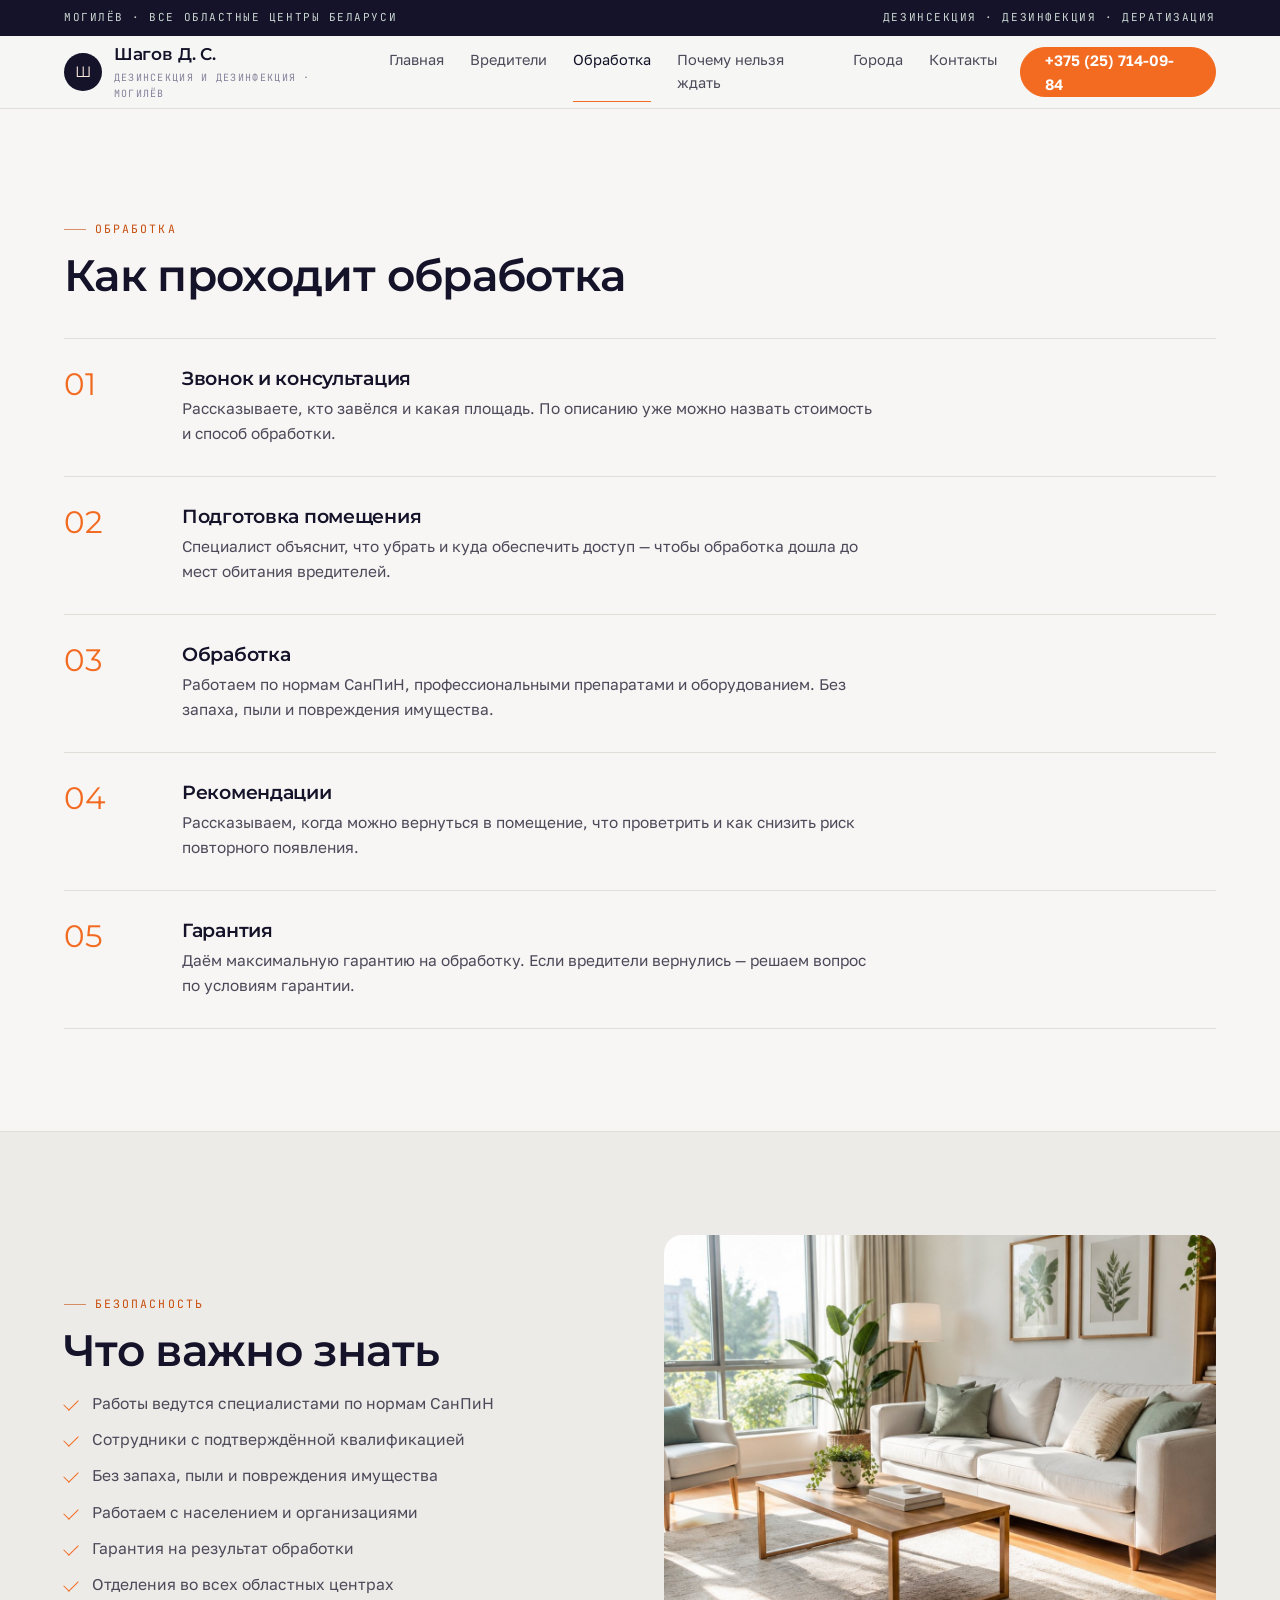
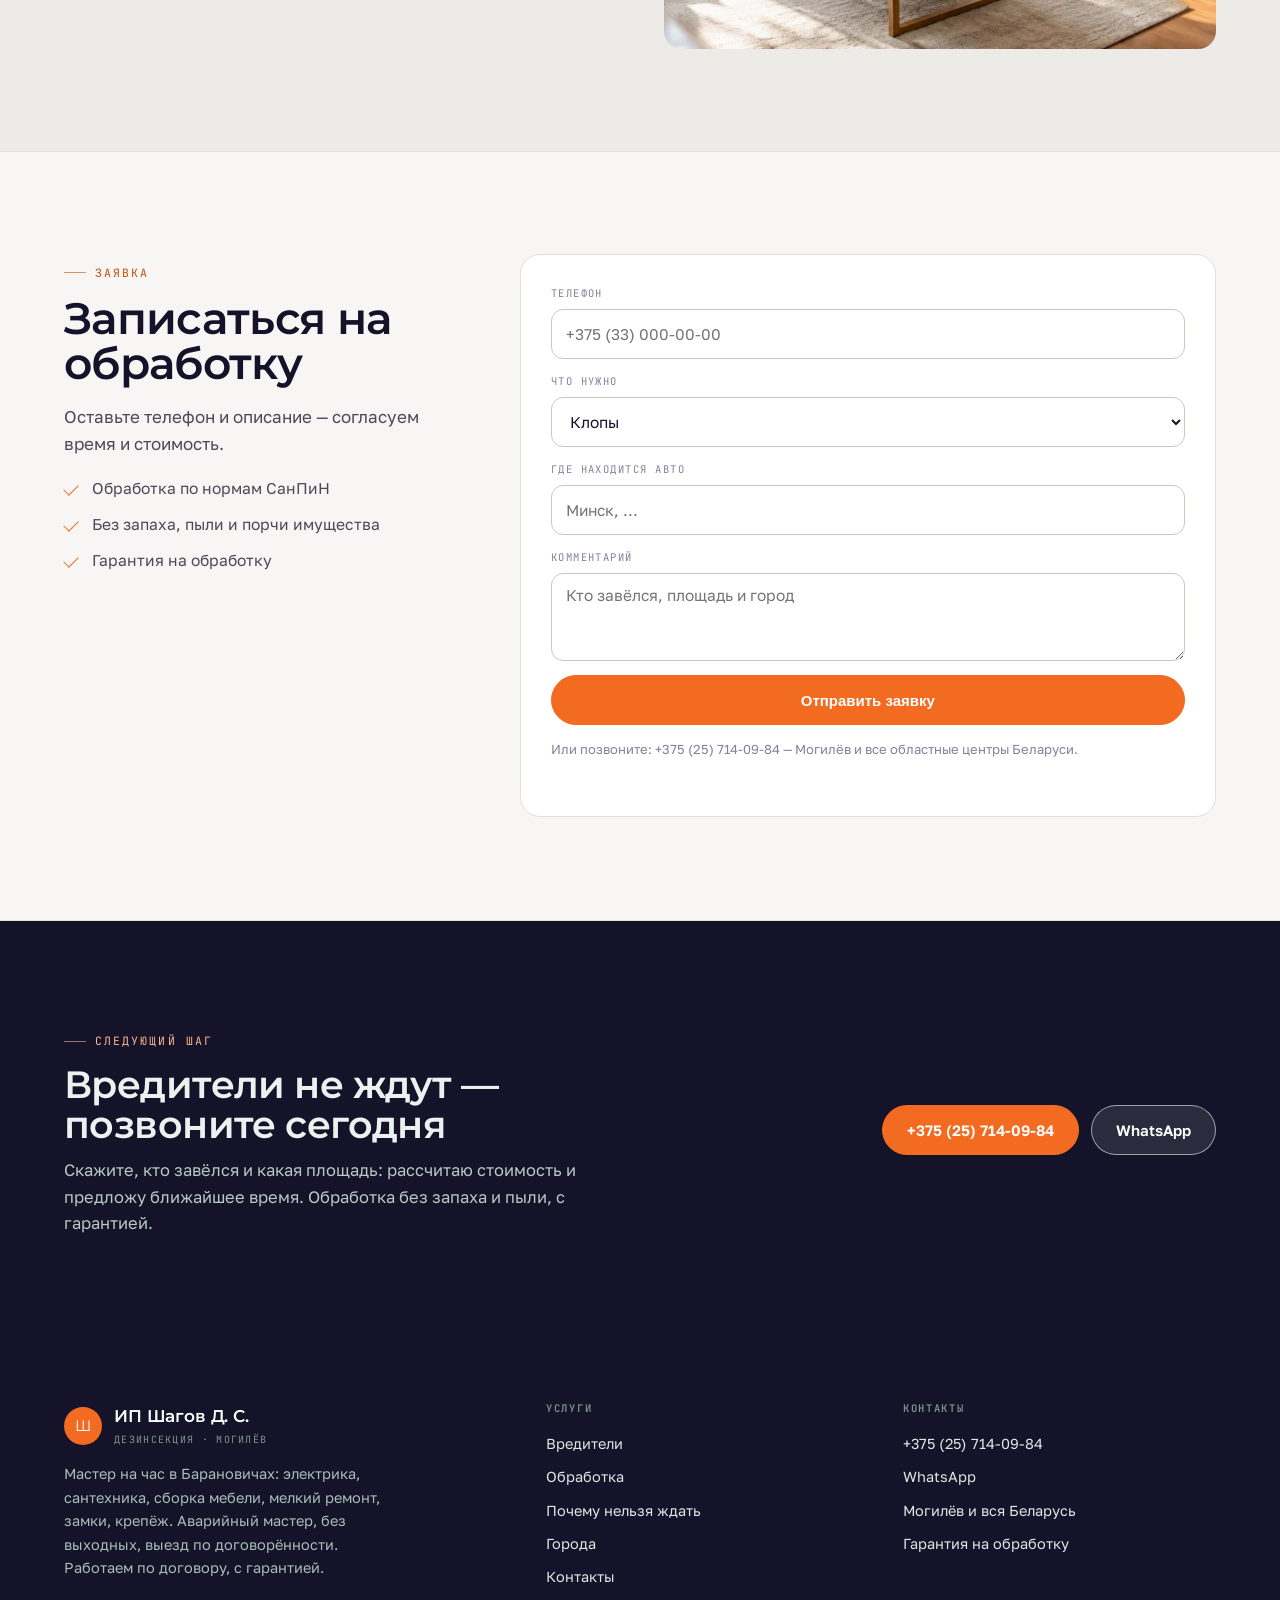
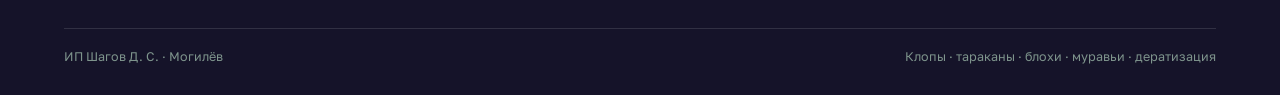
<file: process.html>
<!doctype html>
<html lang="ru">
<head>
<meta charset="utf-8">
<meta name="viewport" content="width=device-width,initial-scale=1">
<title>Как проходит обработка — этапы и гарантия | Дезинсекция</title>
<meta name="description" content="Порядок: консультация, подготовка помещения, обработка по СанПиН, рекомендации и гарантия. Без запаха и пыли.">
<link rel="icon" href="assets/img/favicon.svg" type="image/svg+xml">
<link rel="preconnect" href="https://fonts.googleapis.com">
<link rel="preconnect" href="https://fonts.gstatic.com" crossorigin>
<link href="https://fonts.googleapis.com/css2?family=Montserrat:wght@400;500;600;700;800&family=Golos+Text:wght@400;500;600;700&family=JetBrains+Mono:wght@400;500&display=swap" rel="stylesheet">
<link rel="stylesheet" href="assets/css/site.css">
</head>
<body>
<div class="topline"><div class="wrap"><span>Могилёв · все областные центры Беларуси</span><span>Дезинсекция · дезинфекция · дератизация</span></div></div>
<header class="hdr"><div class="wrap hdr__in">
  <a class="logo" href="index.html"><i>Ш</i><span><b>Шагов Д. С.</b><span>дезинсекция и дезинфекция · Могилёв</span></span></a>
  <nav class="nav"><a href="index.html">Главная</a><a href="uslugi.html">Вредители</a><a href="process.html" aria-current="page">Обработка</a><a href="pochemu.html">Почему нельзя ждать</a><a href="goroda.html">Города</a><a href="kontakty.html">Контакты</a></nav>
  <a class="btn" href="tel:+375257140984">+375 (25) 714-09-84</a>
  <button class="burger" id="burger" aria-label="Меню"><span></span></button>
</div></header>
<div class="drawer" id="drawer"><button class="drawer__x" aria-label="Закрыть">×</button><a href="index.html">Главная</a><a href="uslugi.html">Вредители</a><a href="process.html">Обработка</a><a href="pochemu.html">Почему нельзя ждать</a><a href="goroda.html">Города</a><a href="kontakty.html">Контакты</a><a href="tel:+375257140984">+375 (25) 714-09-84</a></div>

<section class="sec"><div class="wrap">
<div class="shead"><span class="kicker">обработка</span><h1>Как проходит обработка</h1></div>
<div class="steps">
<div class="step"><span class="step__n">01</span><div><h3>Звонок и консультация</h3><p>Рассказываете, кто завёлся и какая площадь. По описанию уже можно назвать стоимость и способ обработки.</p></div></div>
<div class="step"><span class="step__n">02</span><div><h3>Подготовка помещения</h3><p>Специалист объяснит, что убрать и куда обеспечить доступ — чтобы обработка дошла до мест обитания вредителей.</p></div></div>
<div class="step"><span class="step__n">03</span><div><h3>Обработка</h3><p>Работаем по нормам СанПиН, профессиональными препаратами и оборудованием. Без запаха, пыли и повреждения имущества.</p></div></div>
<div class="step"><span class="step__n">04</span><div><h3>Рекомендации</h3><p>Рассказываем, когда можно вернуться в помещение, что проветрить и как снизить риск повторного появления.</p></div></div>
<div class="step"><span class="step__n">05</span><div><h3>Гарантия</h3><p>Даём максимальную гарантию на обработку. Если вредители вернулись — решаем вопрос по условиям гарантии.</p></div></div>
</div>
</div></section>

<section class="sec sec--alt"><div class="wrap"><div class="two">
<div><div class="shead"><span class="kicker">безопасность</span><h2>Что важно знать</h2></div>
<ul class="list"><li>Работы ведутся специалистами по нормам СанПиН</li><li>Сотрудники с подтверждённой квалификацией</li><li>Без запаха, пыли и повреждения имущества</li><li>Работаем с населением и организациями</li><li>Гарантия на результат обработки</li><li>Отделения во всех областных центрах</li></ul></div>
<div><img src="assets/img/clean.jpg" alt="Чистое помещение после обработки" loading="lazy"></div>
</div></div></section>

<section class="sec" id="zayavka"><div class="wrap"><div class="row2">
<div class="side"><div class="shead"><span class="kicker">Заявка</span><h2>Записаться на обработку</h2><p>Оставьте телефон и описание — согласуем время и стоимость.</p></div><ul class="list"><li>Обработка по нормам СанПиН</li><li>Без запаха, пыли и порчи имущества</li><li>Гарантия на обработку</li></ul></div>
<form class="form" data-form novalidate>
<div class="fld"><label for="f-phone">Телефон</label><input id="f-phone" type="tel" placeholder="+375 (33) 000-00-00" autocomplete="tel" required></div>
<div class="fld"><label for="f-what">Что нужно</label><select id="f-what"><option>Клопы</option><option>Тараканы</option><option>Блохи</option><option>Муравьи</option><option>Другие насекомые</option><option>Дезинфекция помещения</option><option>Дератизация (грызуны)</option><option>Профилактическая обработка</option><option>Нужна консультация</option></select></div>
<div class="fld"><label for="f-where">Где находится авто</label><input id="f-where" type="text" placeholder="Минск, ..."></div>
<div class="fld"><label for="f-msg">Комментарий</label><textarea id="f-msg" placeholder="Кто завёлся, площадь и город"></textarea></div>
<button class="btn" type="submit">Отправить заявку</button>
<p class="form__note">Или позвоните: <a href="tel:+375257140984">+375 (25) 714-09-84</a> — Могилёв и все областные центры Беларуси.</p>
<div class="formout" role="status"></div>
</form>
</div></div></section>

<section class="sec sec--ink"><div class="wrap"><div class="cta">
<div><div class="shead"><span class="kicker">следующий шаг</span><h2>Вредители не ждут — позвоните сегодня</h2></div><p>Скажите, кто завёлся и какая площадь: рассчитаю стоимость и предложу ближайшее время. Обработка без запаха и пыли, с гарантией.</p></div>
<div class="cta__act"><a class="btn" href="tel:+375257140984">+375 (25) 714-09-84</a><a class="btn btn--w" href="https://wa.me/375257140984" target="_blank" rel="noopener">WhatsApp</a></div>
</div></div></section>

<footer class="foot"><div class="wrap"><div class="foot__in">
<div><div class="logo" style="margin:0 0 14px"><i style="background:#F26B21;color:#fff">Ш</i><span><b style="color:#fff">ИП Шагов Д. С.</b><span style="color:#7E948C">дезинсекция · Могилёв</span></span></div>
<p style="color:#A9BCB6;max-width:36ch">Мастер на час в Барановичах: электрика, сантехника, сборка мебели, мелкий ремонт, замки, крепёж. Аварийный мастер, без выходных, выезд по договорённости. Работаем по договору, с гарантией.</p></div>
<div><h4>Услуги</h4><a href="uslugi.html">Вредители</a><a href="process.html">Обработка</a><a href="pochemu.html">Почему нельзя ждать</a><a href="goroda.html">Города</a><a href="kontakty.html">Контакты</a></div>
<div><h4>Контакты</h4><a href="tel:+375257140984">+375 (25) 714-09-84</a><a href="https://wa.me/375257140984" target="_blank" rel="noopener">WhatsApp</a><a href="kontakty.html">Могилёв и вся Беларусь</a><a href="kontakty.html">Гарантия на обработку</a></div>
</div><div class="foot__low"><span>ИП Шагов Д. С. · Могилёв</span><span>Клопы · тараканы · блохи · муравьи · дератизация</span></div></div></footer>
<div class="fbar"><a href="tel:+375257140984">Позвонить</a><a href="https://wa.me/375257140984" target="_blank" rel="noopener">WhatsApp</a></div>
<script src="assets/js/main.js" defer></script>
</body>
</html>
</file>
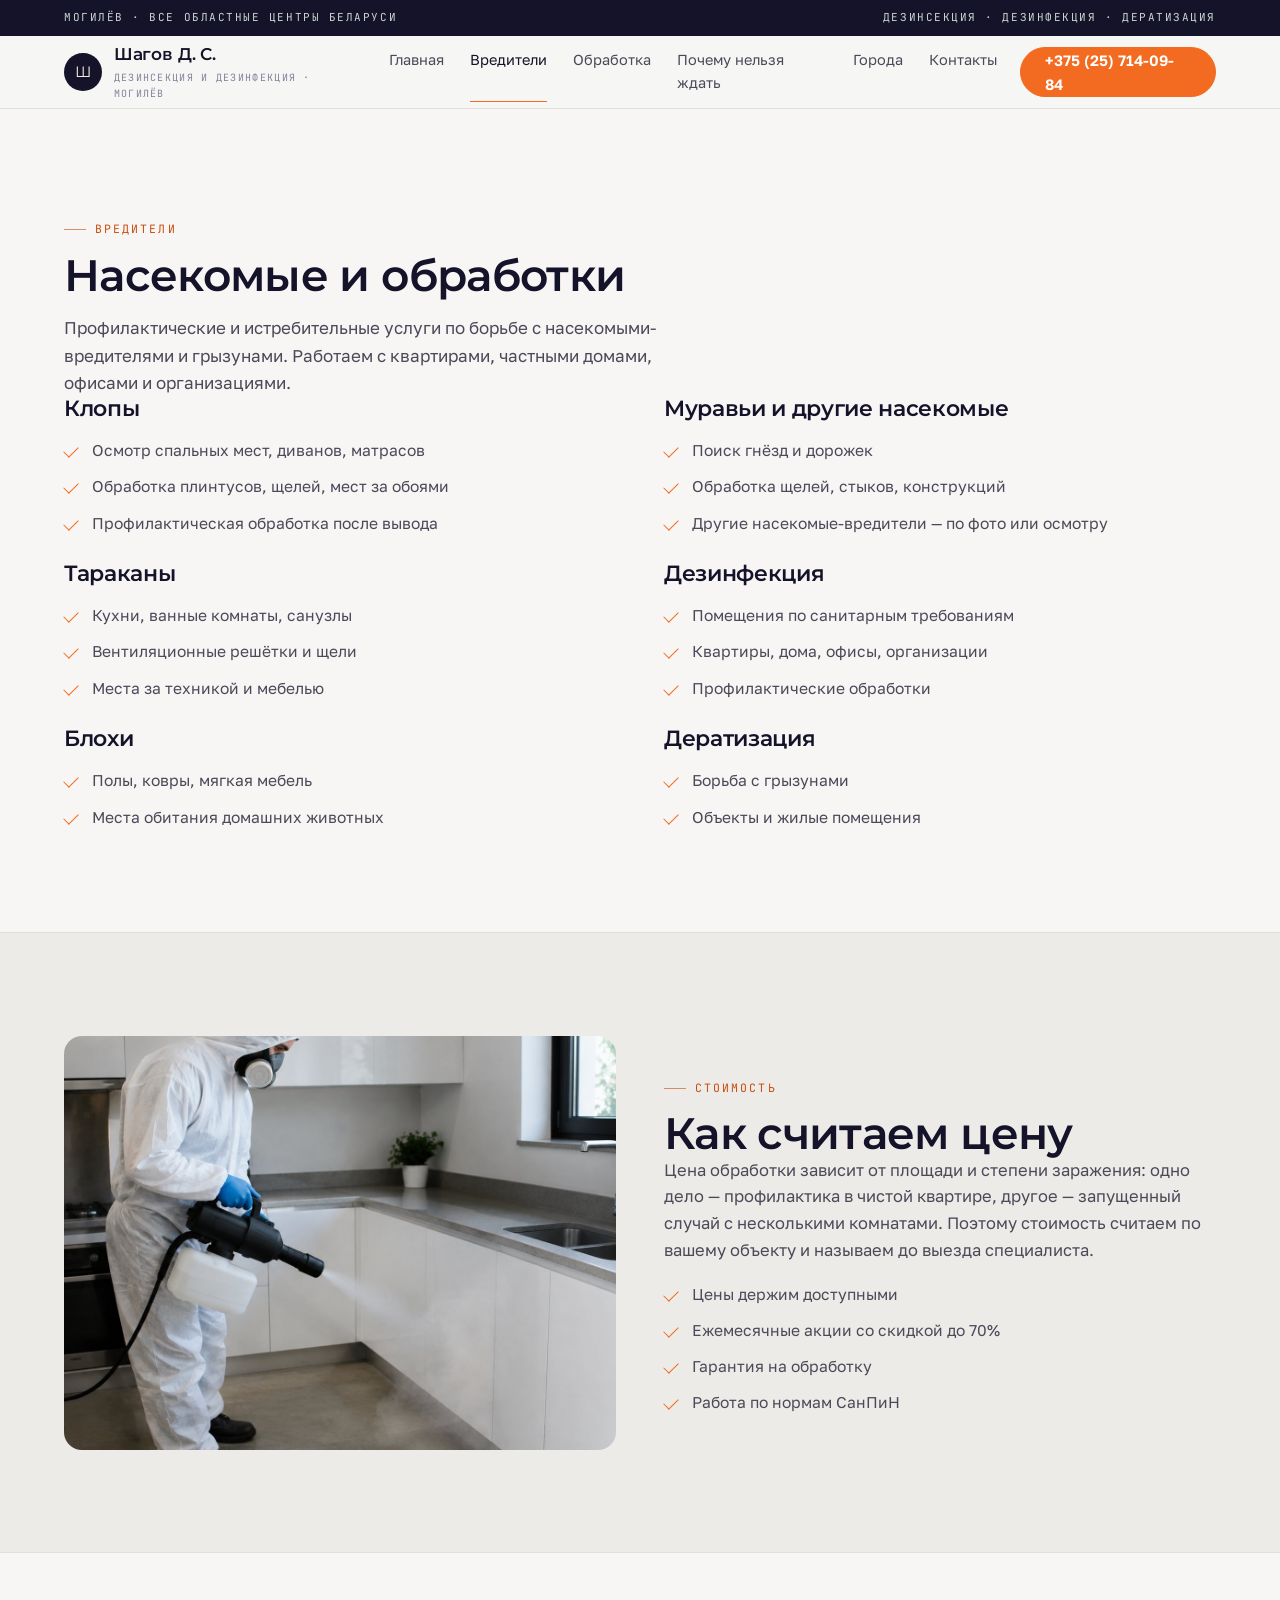
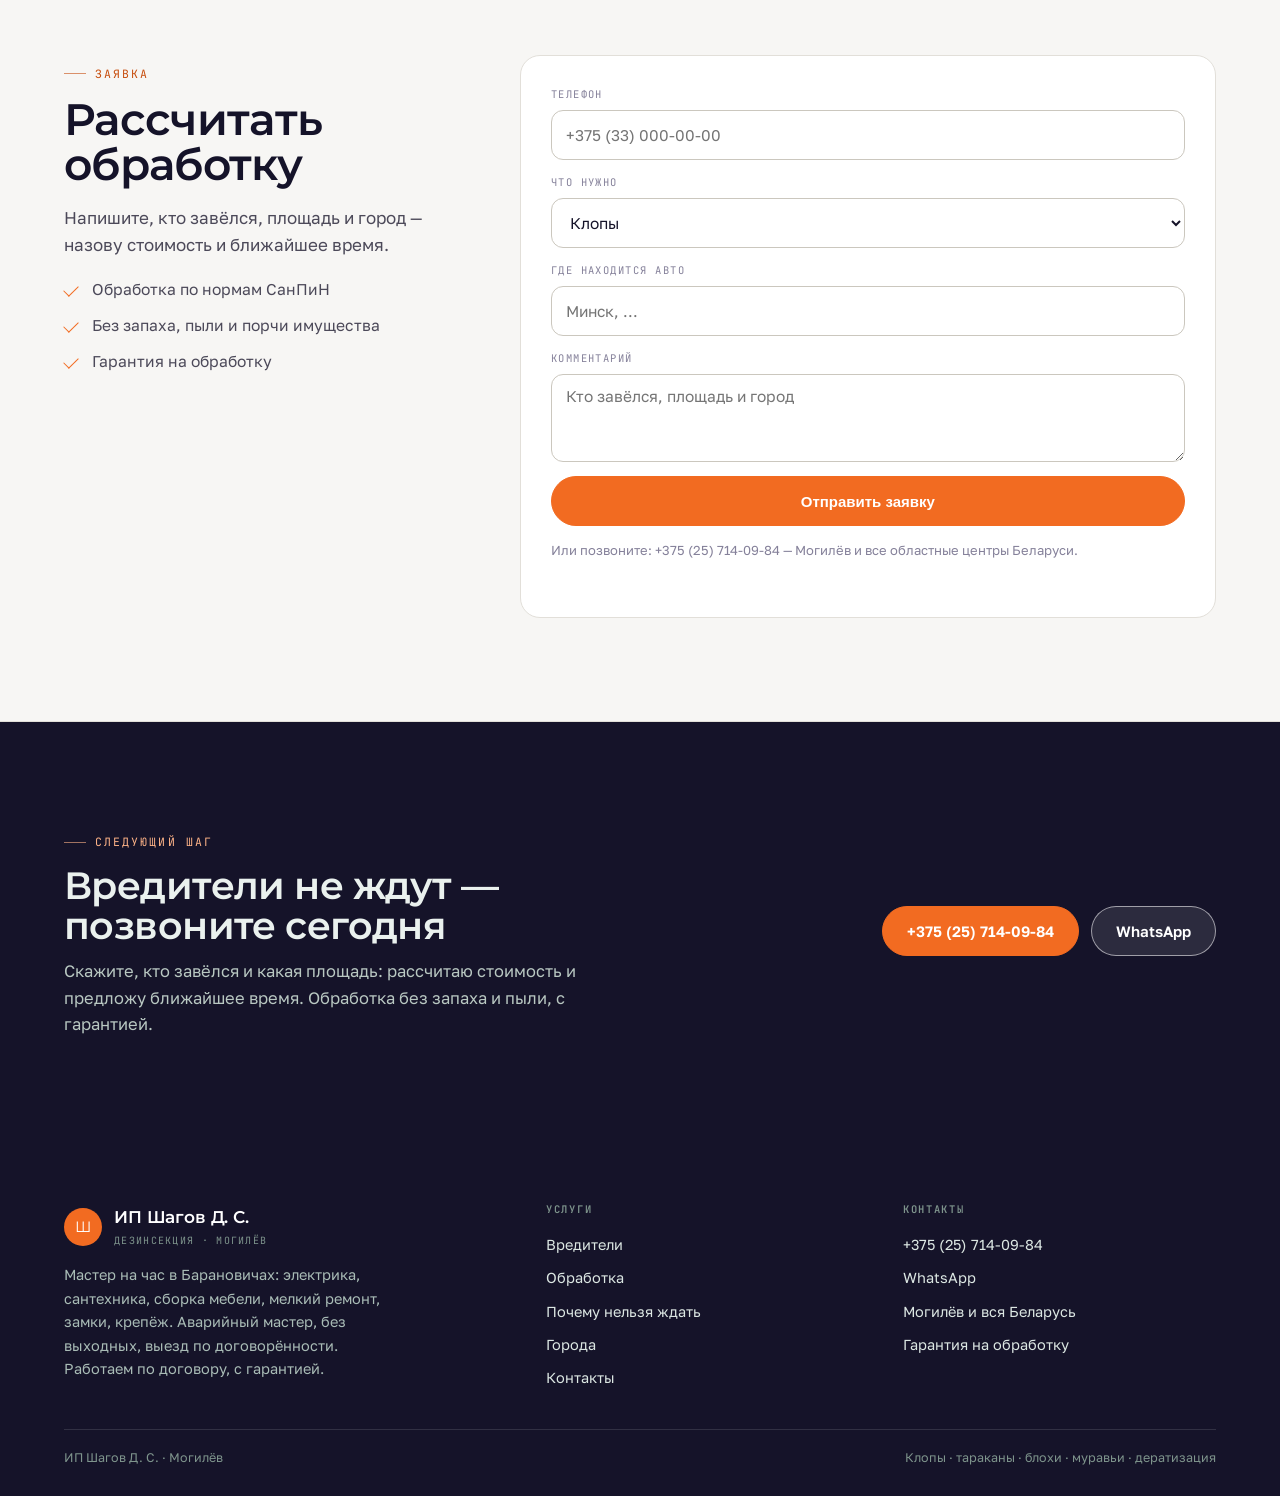
<file: uslugi.html>
<!doctype html>
<html lang="ru">
<head>
<meta charset="utf-8">
<meta name="viewport" content="width=device-width,initial-scale=1">
<title>Вредители — клопы, тараканы, блохи, муравьи | Дезинсекция Могилёв</title>
<meta name="description" content="Обработка от клопов, тараканов, блох, муравьёв и других насекомых. Дезинфекция помещений и дератизация. Могилёв, все областные центры.">
<link rel="icon" href="assets/img/favicon.svg" type="image/svg+xml">
<link rel="preconnect" href="https://fonts.googleapis.com">
<link rel="preconnect" href="https://fonts.gstatic.com" crossorigin>
<link href="https://fonts.googleapis.com/css2?family=Montserrat:wght@400;500;600;700;800&family=Golos+Text:wght@400;500;600;700&family=JetBrains+Mono:wght@400;500&display=swap" rel="stylesheet">
<link rel="stylesheet" href="assets/css/site.css">
</head>
<body>
<div class="topline"><div class="wrap"><span>Могилёв · все областные центры Беларуси</span><span>Дезинсекция · дезинфекция · дератизация</span></div></div>
<header class="hdr"><div class="wrap hdr__in">
  <a class="logo" href="index.html"><i>Ш</i><span><b>Шагов Д. С.</b><span>дезинсекция и дезинфекция · Могилёв</span></span></a>
  <nav class="nav"><a href="index.html">Главная</a><a href="uslugi.html" aria-current="page">Вредители</a><a href="process.html">Обработка</a><a href="pochemu.html">Почему нельзя ждать</a><a href="goroda.html">Города</a><a href="kontakty.html">Контакты</a></nav>
  <a class="btn" href="tel:+375257140984">+375 (25) 714-09-84</a>
  <button class="burger" id="burger" aria-label="Меню"><span></span></button>
</div></header>
<div class="drawer" id="drawer"><button class="drawer__x" aria-label="Закрыть">×</button><a href="index.html">Главная</a><a href="uslugi.html">Вредители</a><a href="process.html">Обработка</a><a href="pochemu.html">Почему нельзя ждать</a><a href="goroda.html">Города</a><a href="kontakty.html">Контакты</a><a href="tel:+375257140984">+375 (25) 714-09-84</a></div>

<section class="sec"><div class="wrap">
<div class="shead"><span class="kicker">вредители</span><h1>Насекомые и обработки</h1><p>Профилактические и истребительные услуги по борьбе с насекомыми-вредителями и грызунами. Работаем с квартирами, частными домами, офисами и организациями.</p></div>
<div class="two">
<div>
<h2 style="font-size:22px;margin-bottom:14px">Клопы</h2>
<ul class="list"><li>Осмотр спальных мест, диванов, матрасов</li><li>Обработка плинтусов, щелей, мест за обоями</li><li>Профилактическая обработка после вывода</li></ul>
<h2 style="font-size:22px;margin:26px 0 14px">Тараканы</h2>
<ul class="list"><li>Кухни, ванные комнаты, санузлы</li><li>Вентиляционные решётки и щели</li><li>Места за техникой и мебелью</li></ul>
<h2 style="font-size:22px;margin:26px 0 14px">Блохи</h2>
<ul class="list"><li>Полы, ковры, мягкая мебель</li><li>Места обитания домашних животных</li></ul>
</div>
<div>
<h2 style="font-size:22px;margin-bottom:14px">Муравьи и другие насекомые</h2>
<ul class="list"><li>Поиск гнёзд и дорожек</li><li>Обработка щелей, стыков, конструкций</li><li>Другие насекомые-вредители — по фото или осмотру</li></ul>
<h2 style="font-size:22px;margin:26px 0 14px">Дезинфекция</h2>
<ul class="list"><li>Помещения по санитарным требованиям</li><li>Квартиры, дома, офисы, организации</li><li>Профилактические обработки</li></ul>
<h2 style="font-size:22px;margin:26px 0 14px">Дератизация</h2>
<ul class="list"><li>Борьба с грызунами</li><li>Объекты и жилые помещения</li></ul>
</div>
</div>
</div></section>

<section class="sec sec--alt"><div class="wrap"><div class="two">
<div><img src="assets/img/kitchen.jpg" alt="Обработка помещения" loading="lazy"></div>
<div><div class="shead"><span class="kicker">стоимость</span><h2>Как считаем цену</h2></div>
<p style="color:var(--body)">Цена обработки зависит от площади и степени заражения: одно дело — профилактика в чистой квартире, другое — запущенный случай с несколькими комнатами. Поэтому стоимость считаем по вашему объекту и называем до выезда специалиста.</p>
<ul class="list"><li>Цены держим доступными</li><li>Ежемесячные акции со скидкой до 70%</li><li>Гарантия на обработку</li><li>Работа по нормам СанПиН</li></ul></div>
</div></div></section>

<section class="sec" id="zayavka"><div class="wrap"><div class="row2">
<div class="side"><div class="shead"><span class="kicker">Заявка</span><h2>Рассчитать обработку</h2><p>Напишите, кто завёлся, площадь и город — назову стоимость и ближайшее время.</p></div><ul class="list"><li>Обработка по нормам СанПиН</li><li>Без запаха, пыли и порчи имущества</li><li>Гарантия на обработку</li></ul></div>
<form class="form" data-form novalidate>
<div class="fld"><label for="f-phone">Телефон</label><input id="f-phone" type="tel" placeholder="+375 (33) 000-00-00" autocomplete="tel" required></div>
<div class="fld"><label for="f-what">Что нужно</label><select id="f-what"><option>Клопы</option><option>Тараканы</option><option>Блохи</option><option>Муравьи</option><option>Другие насекомые</option><option>Дезинфекция помещения</option><option>Дератизация (грызуны)</option><option>Профилактическая обработка</option><option>Нужна консультация</option></select></div>
<div class="fld"><label for="f-where">Где находится авто</label><input id="f-where" type="text" placeholder="Минск, ..."></div>
<div class="fld"><label for="f-msg">Комментарий</label><textarea id="f-msg" placeholder="Кто завёлся, площадь и город"></textarea></div>
<button class="btn" type="submit">Отправить заявку</button>
<p class="form__note">Или позвоните: <a href="tel:+375257140984">+375 (25) 714-09-84</a> — Могилёв и все областные центры Беларуси.</p>
<div class="formout" role="status"></div>
</form>
</div></div></section>

<section class="sec sec--ink"><div class="wrap"><div class="cta">
<div><div class="shead"><span class="kicker">следующий шаг</span><h2>Вредители не ждут — позвоните сегодня</h2></div><p>Скажите, кто завёлся и какая площадь: рассчитаю стоимость и предложу ближайшее время. Обработка без запаха и пыли, с гарантией.</p></div>
<div class="cta__act"><a class="btn" href="tel:+375257140984">+375 (25) 714-09-84</a><a class="btn btn--w" href="https://wa.me/375257140984" target="_blank" rel="noopener">WhatsApp</a></div>
</div></div></section>

<footer class="foot"><div class="wrap"><div class="foot__in">
<div><div class="logo" style="margin:0 0 14px"><i style="background:#F26B21;color:#fff">Ш</i><span><b style="color:#fff">ИП Шагов Д. С.</b><span style="color:#7E948C">дезинсекция · Могилёв</span></span></div>
<p style="color:#A9BCB6;max-width:36ch">Мастер на час в Барановичах: электрика, сантехника, сборка мебели, мелкий ремонт, замки, крепёж. Аварийный мастер, без выходных, выезд по договорённости. Работаем по договору, с гарантией.</p></div>
<div><h4>Услуги</h4><a href="uslugi.html">Вредители</a><a href="process.html">Обработка</a><a href="pochemu.html">Почему нельзя ждать</a><a href="goroda.html">Города</a><a href="kontakty.html">Контакты</a></div>
<div><h4>Контакты</h4><a href="tel:+375257140984">+375 (25) 714-09-84</a><a href="https://wa.me/375257140984" target="_blank" rel="noopener">WhatsApp</a><a href="kontakty.html">Могилёв и вся Беларусь</a><a href="kontakty.html">Гарантия на обработку</a></div>
</div><div class="foot__low"><span>ИП Шагов Д. С. · Могилёв</span><span>Клопы · тараканы · блохи · муравьи · дератизация</span></div></div></footer>
<div class="fbar"><a href="tel:+375257140984">Позвонить</a><a href="https://wa.me/375257140984" target="_blank" rel="noopener">WhatsApp</a></div>
<script src="assets/js/main.js" defer></script>
</body>
</html>
</file>
<file: assets/css/site.css>
*,*::before,*::after{box-sizing:border-box}
:root{
--ink:#151329;--ink2:#1F1C38;--paper:#F7F6F4;--paper2:#EDEBE7;--panel:#fff;
--body:#4C4959;--mut:#85819A;--line:#E2DFD9;--line2:#CBC7BE;
--acc:#F26B21;--acc2:#C74E0E;--soft:#FDEDE2;
--f-d:"Montserrat",system-ui,sans-serif;
--f-t:"Golos Text",system-ui,-apple-system,"Segoe UI",sans-serif;
--f-m:"JetBrains Mono",ui-monospace,monospace;
--wrap:1240px;--pad:clamp(18px,4vw,44px);
}
html{-webkit-text-size-adjust:100%;scroll-behavior:smooth}
body{margin:0;background:var(--paper);color:var(--ink);font:400 16.5px/1.62 var(--f-t);-webkit-font-smoothing:antialiased;overflow-x:hidden}
img{display:block;max-width:100%;height:auto}
a{color:inherit;text-decoration:none}
h1,h2,h3,h4{margin:0;font-family:var(--f-d);font-weight:600;letter-spacing:-.015em;line-height:1.06}
p{margin:0}
.wrap{width:100%;max-width:var(--wrap);margin:0 auto;padding:0 var(--pad)}
.mono{font-family:var(--f-m);font-size:11.5px;letter-spacing:.16em;text-transform:uppercase;color:var(--mut)}
.kicker{display:inline-flex;align-items:center;gap:9px;font-family:var(--f-m);font-size:11.5px;letter-spacing:.18em;text-transform:uppercase;color:var(--acc2)}
.kicker::before{content:"";width:22px;height:1px;background:currentColor;opacity:.6}

/* header */
.topline{background:var(--ink);color:#C9D6D1;font-family:var(--f-m);font-size:11px;letter-spacing:.14em;text-transform:uppercase}
.topline .wrap{display:flex;justify-content:space-between;gap:16px;padding-top:9px;padding-bottom:9px;flex-wrap:wrap}
.hdr{position:sticky;top:0;z-index:50;background:rgba(246,247,245,.86);backdrop-filter:blur(14px);border-bottom:1px solid var(--line)}
.hdr__in{display:flex;align-items:center;gap:22px;min-height:72px}
.logo{display:flex;align-items:center;gap:12px;margin-right:auto}
.logo i{width:38px;height:38px;border-radius:50%;display:grid;place-items:center;background:var(--ink);color:var(--soft);font-family:var(--f-d);font-style:normal;font-size:15px}
.logo b{display:block;font-family:var(--f-d);font-size:16.5px;font-weight:600;letter-spacing:-.01em}
.logo span span{display:block;font-family:var(--f-m);font-size:10px;letter-spacing:.13em;text-transform:uppercase;color:var(--mut);margin-top:2px}
.nav{display:flex;gap:26px}
.nav a{font-size:14.5px;color:var(--body);padding:6px 0;border-bottom:1px solid transparent}
.nav a:hover,.nav a[aria-current]{color:var(--ink);border-color:var(--acc)}
.btn{display:inline-flex;align-items:center;justify-content:center;gap:9px;min-height:50px;padding:0 24px;border-radius:999px;background:var(--acc);color:#fff;border:1px solid var(--acc);font-weight:600;font-size:15px;transition:.18s}
.btn:hover{background:var(--acc2);border-color:var(--acc2)}
.btn--line{background:transparent;color:var(--ink);border-color:var(--line2)}
.btn--line:hover{background:#fff;border-color:var(--ink);color:var(--ink)}
.btn--w{background:rgba(255,255,255,.1);border-color:rgba(255,255,255,.55);color:#fff}
.btn--w:hover{background:rgba(255,255,255,.22)}
.burger{display:none;width:44px;height:44px;border:1px solid var(--line2);border-radius:50%;background:#fff;position:relative}
.burger span,.burger span::before,.burger span::after{position:absolute;left:12px;right:12px;height:1.6px;background:var(--ink);content:""}
.burger span{top:21px}.burger span::before{top:-6px}.burger span::after{top:6px}
.drawer{position:fixed;inset:0;z-index:60;background:var(--paper);padding:22px var(--pad) 90px;transform:translateX(102%);transition:transform .32s cubic-bezier(.2,.7,.2,1);overflow:auto}
.drawer[data-open="1"]{transform:none}
.drawer a{display:block;padding:16px 0;border-bottom:1px solid var(--line);font-family:var(--f-d);font-size:20px}
.drawer__x{position:absolute;top:16px;right:var(--pad);width:44px;height:44px;border-radius:50%;border:1px solid var(--line2);background:#fff;font-size:20px;line-height:1}

/* hero: фото на всю ширину, крупная антиква, текст снизу */
.hero{position:relative;isolation:isolate;min-height:min(90svh,780px);display:flex;align-items:flex-end;color:#fff;overflow:hidden;background:#131110}
.hero__media{position:absolute;inset:0;z-index:-2}
.hero__media img{width:100%;height:100%;object-fit:cover;object-position:50% 42%;transform:scale(1.02)}
.hero::after{content:"";position:absolute;inset:0;z-index:-1;background:linear-gradient(180deg,rgba(16,12,10,.72) 0%,rgba(16,12,10,.35) 38%,rgba(16,12,10,.82) 100%),linear-gradient(90deg,rgba(16,12,10,.6),transparent 62%)}
.hero__in{width:100%;padding:clamp(90px,14vh,150px) 0 clamp(30px,5vh,52px)}
.hero .kicker{color:#FFB488}
.hero h1{font-size:clamp(2.5rem,5.4vw,4.5rem);line-height:1.02;letter-spacing:-.028em;max-width:19ch;margin:18px 0 0;font-weight:600}
.hero h1 em{font-style:italic;color:#FFB488}
.hero__lead{margin-top:20px;max-width:50ch;color:#DCE7E3;font-size:clamp(15px,1.2vw,17.5px)}
.hero__btns{display:flex;gap:12px;flex-wrap:wrap;margin-top:30px}
.hero__stats{display:grid;grid-template-columns:repeat(3,1fr);gap:0;margin-top:clamp(30px,5vh,46px);border-top:1px solid rgba(255,255,255,.24)}
.hero__stats div{padding:18px 20px 0 0;border-right:1px solid rgba(255,255,255,.14)}
.hero__stats div:last-child{border-right:0;padding-right:0}
.hero__stats b{display:block;font-family:var(--f-d);font-size:clamp(1.5rem,2.4vw,2.1rem);font-weight:600;line-height:1}
.hero__stats span{display:block;margin-top:7px;font-family:var(--f-m);font-size:10.5px;letter-spacing:.13em;text-transform:uppercase;color:#A9BCB6}

/* полоса фото */
.band{display:grid;grid-template-columns:repeat(3,1fr);gap:2px;background:var(--line);border-bottom:1px solid var(--line)}
.band figure{margin:0;position:relative;overflow:hidden;aspect-ratio:4/3;background:var(--paper2)}
.band img{width:100%;height:100%;object-fit:cover;transition:transform .7s cubic-bezier(.2,.7,.2,1)}
.band figure:hover img{transform:scale(1.05)}
.band figcaption{position:absolute;left:0;right:0;bottom:0;padding:16px 18px;background:linear-gradient(transparent,rgba(16,12,10,.85));color:#fff;font-family:var(--f-m);font-size:10.5px;letter-spacing:.14em;text-transform:uppercase}

/* секции */
.sec{padding:clamp(56px,8vw,104px) 0;border-bottom:1px solid var(--line)}
.sec--alt{background:var(--paper2)}
.sec--ink{background:var(--ink);color:#EAF1EE;border:0}
.sec--ink .kicker{color:#FFB488}
.sec--ink p{color:#B9C8C2}
.shead{max-width:60ch}
.shead h2{font-size:clamp(1.9rem,3.4vw,3rem);line-height:1.04;margin-top:14px}
.shead p{margin-top:16px;color:var(--body);font-size:17px;max-width:56ch}
.row2{display:grid;grid-template-columns:.72fr 1.28fr;gap:clamp(24px,5vw,64px);align-items:start}
.row2>.side{position:sticky;top:96px}

/* карточки, списки, шаги */
.cards{display:grid;grid-template-columns:repeat(3,1fr);gap:clamp(14px,2vw,22px);margin-top:clamp(26px,4vw,40px)}
.card img{width:100%;height:100%;object-fit:cover;display:block}
.card{background:var(--panel);border:1px solid var(--line);border-radius:18px;overflow:hidden;display:flex;flex-direction:column;transition:.2s}
.card:hover{border-color:var(--line2);transform:translateY(-3px)}
.card img{aspect-ratio:4/3;object-fit:cover;width:100%}
.card__b{padding:22px 22px 24px}
.card__b .mono{color:var(--acc2)}
.card__b h3{font-size:1.24rem;margin:8px 0 8px}
.card__b p{color:var(--body);font-size:15px}
.list{list-style:none;margin:18px 0 0;padding:0;display:grid;gap:11px}
.list li{position:relative;padding-left:28px;color:var(--body);font-size:15.6px}
.list li::before{content:"";position:absolute;left:0;top:8px;width:14px;height:8px;border-left:1.6px solid var(--acc);border-bottom:1.6px solid var(--acc);transform:rotate(-45deg)}
.steps{margin-top:clamp(26px,4vw,40px);border-top:1px solid var(--line)}
.step{display:grid;grid-template-columns:84px minmax(0,1fr);gap:clamp(14px,3vw,34px);padding:clamp(20px,3vw,30px) 0;border-bottom:1px solid var(--line);align-items:start}
.step__n{font-family:var(--f-d);font-size:clamp(1.5rem,2.4vw,2rem);color:var(--acc);line-height:1}
.step h3{font-size:1.18rem;margin-bottom:7px}
.step p{color:var(--body);font-size:15.4px;max-width:70ch}
.two{display:grid;grid-template-columns:1fr 1fr;gap:clamp(18px,4vw,48px);align-items:center}
.two img{border-radius:18px;aspect-ratio:4/3;object-fit:cover;width:100%}
.checks{display:grid;grid-template-columns:repeat(2,1fr);gap:14px 26px;margin-top:22px}
.checks div{border-top:1px solid var(--line2);padding-top:12px}
.checks b{display:block;font-family:var(--f-d);font-size:1.05rem;margin-bottom:4px}
.checks span{font-size:14.4px;color:var(--body)}

/* FAQ */
.faq{margin-top:26px;border-top:1px solid var(--line)}
.faq__i{border-bottom:1px solid var(--line)}
.faq__q{width:100%;display:flex;justify-content:space-between;align-items:center;gap:20px;padding:20px 0;background:none;border:0;text-align:left;font:600 17px/1.35 var(--f-t);color:var(--ink);cursor:pointer}
.faq__x{position:relative;width:20px;height:20px;flex:0 0 auto}
.faq__x::before,.faq__x::after{content:"";position:absolute;left:0;right:0;top:9px;height:1.6px;background:var(--acc);transition:.2s}
.faq__x::after{transform:rotate(90deg)}
.faq__i[data-open="1"] .faq__x::after{transform:rotate(0)}
.faq__a{display:none;padding:0 0 22px;max-width:72ch}
.faq__i[data-open="1"] .faq__a{display:block}
.faq__a p{color:var(--body);font-size:15.4px}

/* форма, CTA, подвал, мобильная панель */
.form{display:grid;gap:14px;background:var(--panel);border:1px solid var(--line);border-radius:20px;padding:clamp(20px,3vw,30px)}
.fld{display:grid;gap:7px}
.fld label{font-family:var(--f-m);font-size:10.5px;letter-spacing:.14em;text-transform:uppercase;color:var(--mut)}
.fld input,.fld select,.fld textarea{width:100%;min-height:50px;padding:12px 14px;border:1px solid var(--line2);border-radius:12px;background:#fff;font:400 15.5px var(--f-t);color:var(--ink)}
.fld textarea{min-height:88px;resize:vertical}
.fld input:focus,.fld select:focus,.fld textarea:focus{outline:2px solid rgba(242,107,33,.45);border-color:var(--acc)}
.form__note{font-size:13px;color:var(--mut)}
.formout{margin-top:12px;font-size:14.5px;color:var(--acc2)}
.cta{display:grid;grid-template-columns:1.35fr auto;gap:clamp(20px,4vw,44px);align-items:center}
.cta h2{font-size:clamp(1.7rem,3vw,2.6rem)}
.cta p{margin-top:12px;max-width:52ch}
.cta__act{display:flex;gap:12px;flex-wrap:wrap}
.foot{background:var(--ink);color:#C9D6D1;padding:clamp(40px,6vw,64px) 0 28px;font-size:14.5px}
.foot__in{display:grid;grid-template-columns:1.4fr 1fr 1fr;gap:clamp(20px,4vw,44px)}
.foot h4{font-family:var(--f-m);font-size:10.5px;letter-spacing:.16em;text-transform:uppercase;color:#7E948C;margin-bottom:12px}
.foot a{display:block;padding:5px 0;color:#DCE7E3}
.foot a:hover{color:var(--soft)}
.foot__low{margin-top:34px;padding-top:18px;border-top:1px solid rgba(255,255,255,.12);display:flex;justify-content:space-between;gap:14px;flex-wrap:wrap;font-size:12.5px;color:#7E948C}
.fbar{display:none;position:fixed;left:0;right:0;bottom:0;z-index:55;background:rgba(12,18,17,.96);backdrop-filter:blur(10px);padding:10px 12px calc(10px + env(safe-area-inset-bottom));gap:10px}
.fbar a{flex:1;display:flex;align-items:center;justify-content:center;min-height:48px;border-radius:12px;font-weight:600;font-size:15px}
.fbar a:first-child{background:var(--acc);color:#fff}
.fbar a:last-child{background:rgba(255,255,255,.12);color:#fff;border:1px solid rgba(255,255,255,.3)}

@media(max-width:1040px){
.nav{display:none}.burger{display:block}
.hero__stats{grid-template-columns:1fr 1fr}
.hero__stats div:nth-child(2){border-right:0}
.cards{grid-template-columns:1fr 1fr}
.row2{grid-template-columns:1fr}.row2>.side{position:static}
.cta{grid-template-columns:1fr}
.foot__in{grid-template-columns:1fr 1fr}
}
@media(max-width:720px){
.hero{min-height:auto}.hero__in{padding-top:74px}
.band{grid-template-columns:1fr}
.cards{grid-template-columns:1fr}
.two{grid-template-columns:1fr}
.checks{grid-template-columns:1fr}
.step{grid-template-columns:56px minmax(0,1fr)}
.hero__stats{grid-template-columns:1fr}
.hero__stats div{border-right:0;border-bottom:1px solid rgba(255,255,255,.12);padding:14px 0}
.hero__stats div:last-child{border-bottom:0}
.fbar{display:flex}
body{padding-bottom:74px}
.foot__in{grid-template-columns:1fr}
}
@media(prefers-reduced-motion:reduce){*{transition:none!important;animation:none!important}}

.shead h1{font-size:clamp(1.9rem,3.4vw,3rem);line-height:1.04;margin-top:14px}

/* плотная сетка марок */
.marks{display:grid;grid-template-columns:repeat(auto-fill,minmax(112px,1fr));gap:1px;background:var(--line);border:1px solid var(--line);border-radius:2px;overflow:hidden;margin-top:8px}
.marks span{background:var(--panel);padding:16px 8px;text-align:center;font-size:13.5px;font-weight:600;letter-spacing:.01em;color:var(--ink2);display:flex;align-items:center;justify-content:center;min-height:56px;transition:background .15s,color .15s}
.marks span:hover{background:var(--ink);color:#fff}
.marks--ink span{background:#151A1E;color:#D7DEE3;border-color:#242A2F}
.marks--ink{background:#242A2F;border-color:#242A2F}
.marks--ink span:hover{background:var(--acc);color:#fff}
@media(max-width:520px){.marks{grid-template-columns:repeat(auto-fill,minmax(88px,1fr))}.marks span{font-size:12px;min-height:48px;padding:12px 4px}}

/* прайс таблицей */
.ptable{width:100%;border-collapse:collapse;margin-top:10px;font-size:15.5px;background:var(--panel)}
.ptable caption{text-align:left;font-family:var(--f-m);font-size:11.5px;letter-spacing:.16em;text-transform:uppercase;color:var(--mut);padding:0 0 12px}
.ptable thead th{background:var(--ink);color:#fff;font-weight:600;font-size:13px;letter-spacing:.06em;text-transform:uppercase;padding:14px 18px;text-align:left}
.ptable thead th:last-child,.ptable td:last-child{text-align:right;white-space:nowrap}
.ptable td{padding:14px 18px;border-bottom:1px solid var(--line);vertical-align:top;color:var(--ink2)}
.ptable tr.pr-group td{background:var(--paper2);font-weight:700;font-size:13px;letter-spacing:.08em;text-transform:uppercase;color:var(--ink);padding:12px 18px}
.ptable tr:not(.pr-group):hover td{background:#FBFDFC}
.ptable td b{color:var(--ink)}
.ptable td:last-child{font-family:var(--f-m);font-size:15px;font-weight:600;color:var(--acc2)}
.ptable td .u{display:block;font-family:var(--f-t);font-size:12.5px;font-weight:400;color:var(--mut);letter-spacing:0;margin-top:4px}
.ptable-wrap{overflow-x:auto;-webkit-overflow-scrolling:touch;border:1px solid var(--line);border-radius:14px;background:var(--panel)}
@media(max-width:640px){.ptable{min-width:520px;font-size:14px}.ptable td,.ptable thead th{padding:11px 12px}}
</file>
